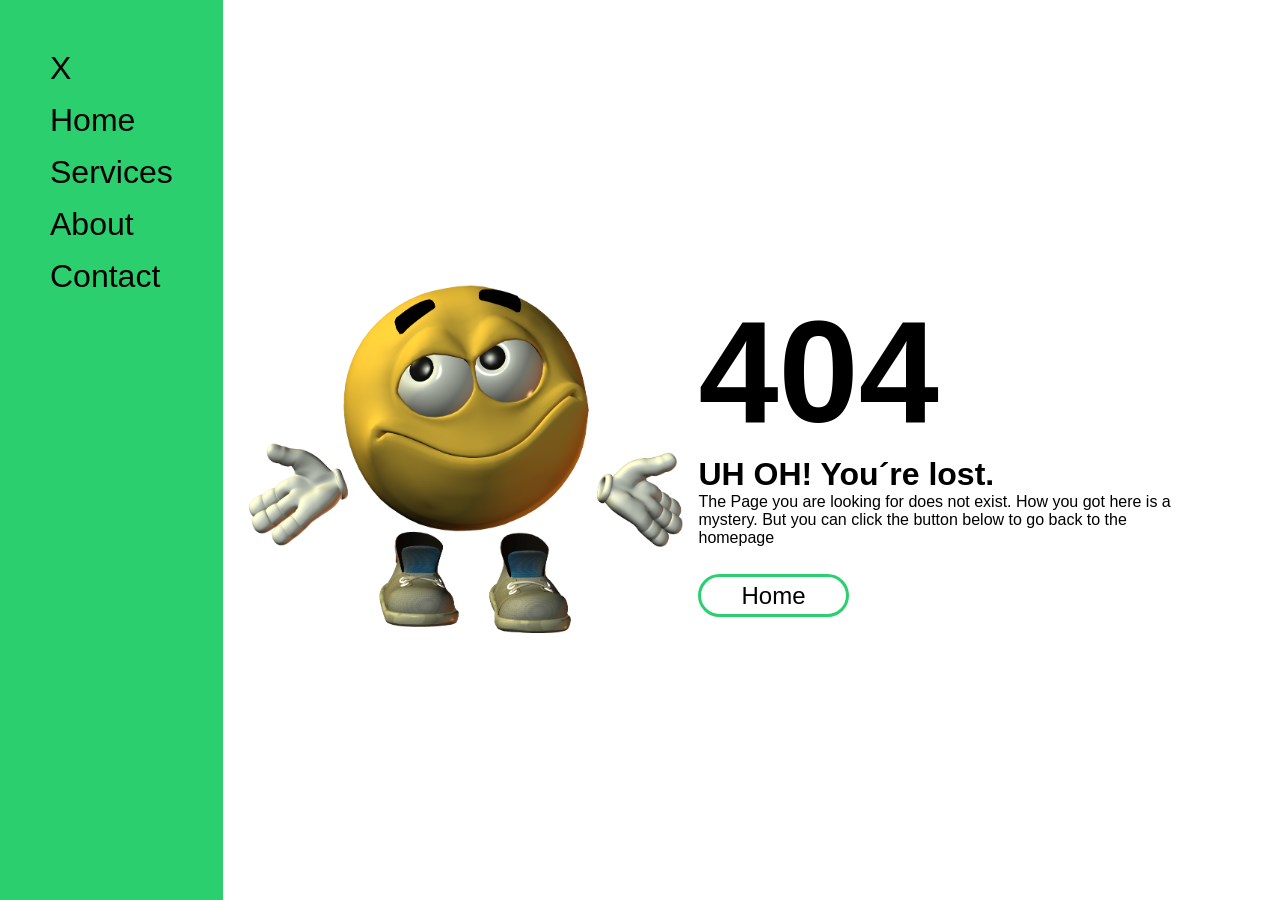
<file: 404/index.html>
<!DOCTYPE html>
<html lang="en">
<head>
    <meta charset="UTF-8">
    <meta http-equiv="X-UA-Compatible" content="IE=edge">
    <meta name="viewport" content="width=device-width, initial-scale=1.0">
    <link rel="stylesheet" href="style.css">
    <title>Document</title>
</head>
<body>
    <div class="container">
        <div class="sidebar">
            <a href="">X</a>
            <a href="">Home</a>
            <a href="">Services</a>
            <a href="">About</a>
            <a href="">Contact</a>
        </div>

        <div class="error">
            <img src="img/icon.png" alt="">
            <div class="info">
                <h1>404</h1>
                <h3>UH OH! You´re lost.</h3>
                <p>The Page you are looking for does not exist. How you got here is a mystery. But you can click the button below to go back to the homepage</p>
                <a href="" >Home</a>
            </div>
        </div>
    </div>
</body>
</html>
</file>
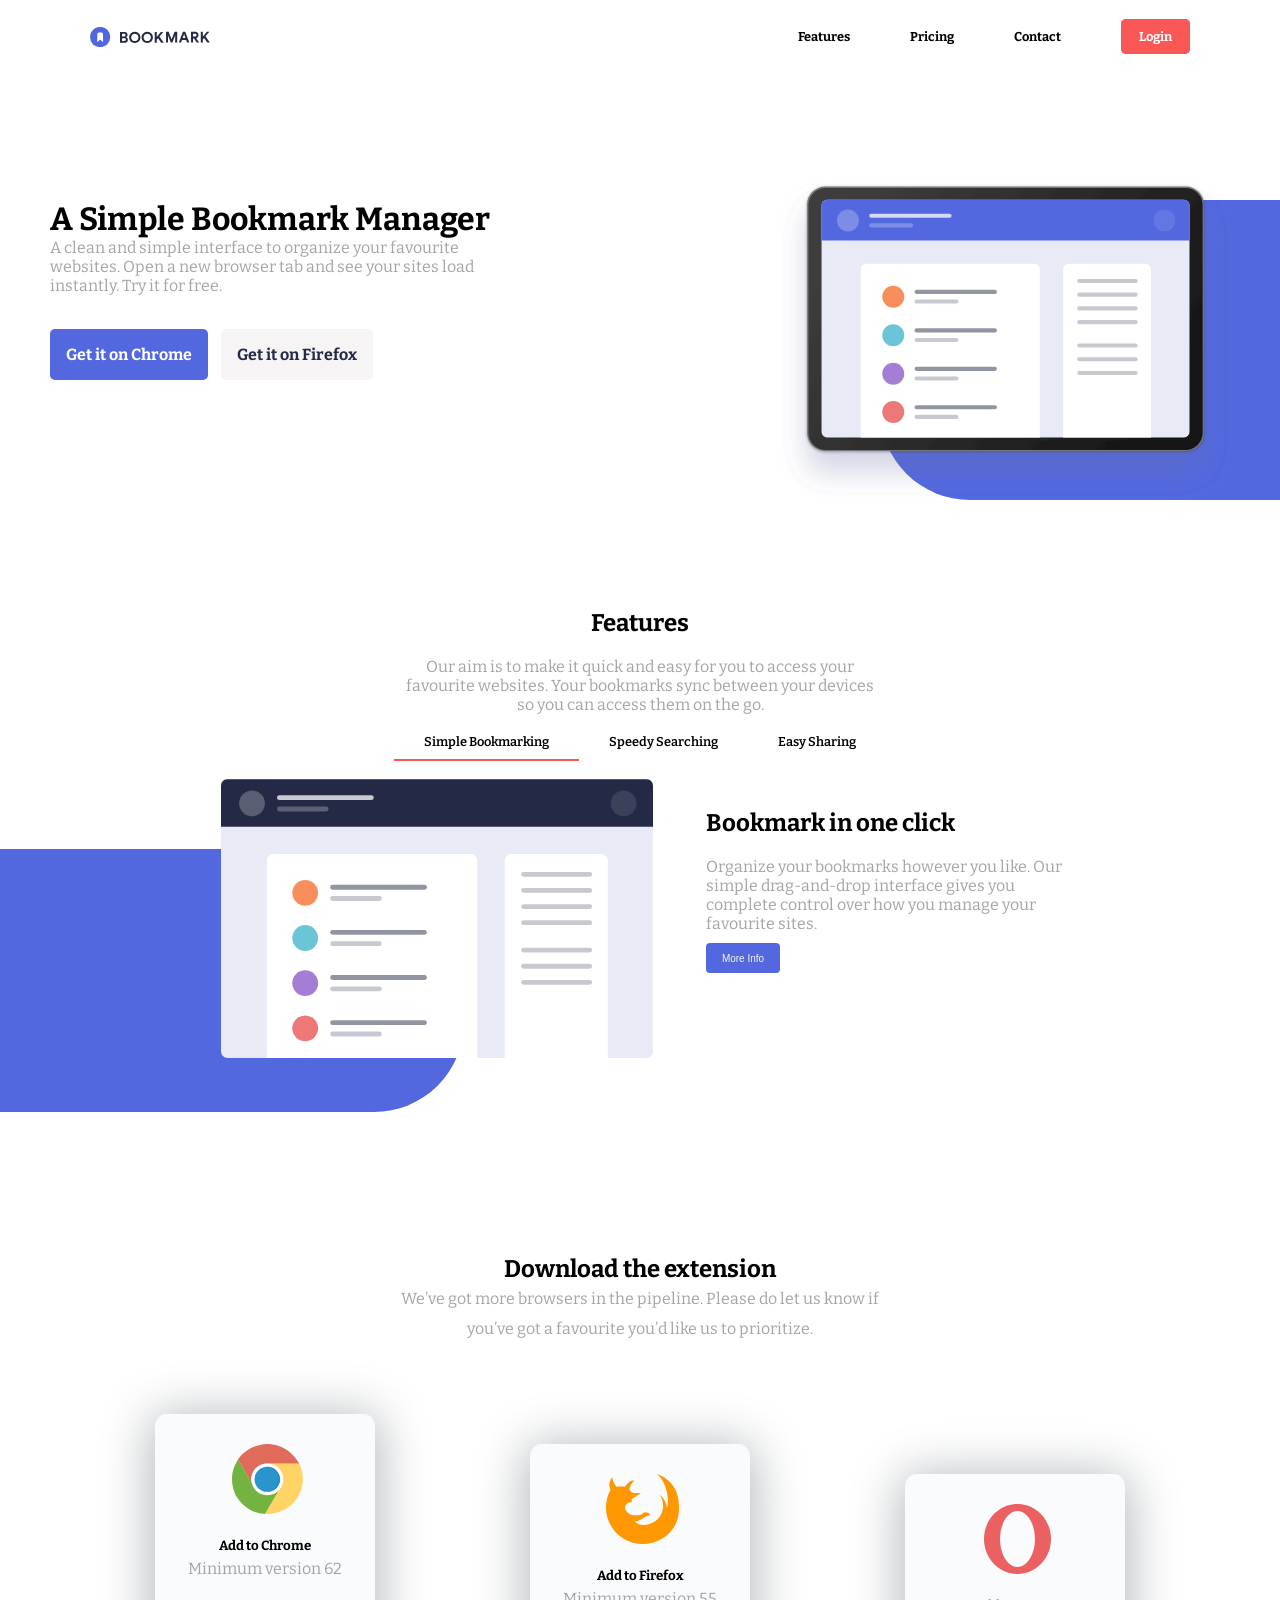
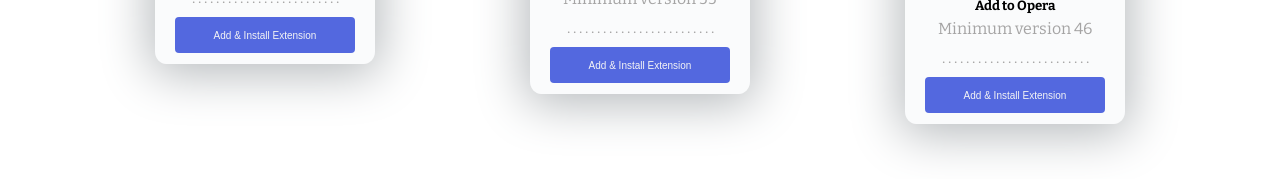
<file: BookMark/index.html>
<!DOCTYPE html>
<html lang="en">

<head>
  <meta charset="UTF-8">
  <meta name="viewport" content="width=device-width, initial-scale=1.0">
  <!-- displays site properly based on user's device -->
  <link rel="icon" type="image/png" sizes="32x32" href="./images/favicon-32x32.png">
  <title>Frontend Mentor | Bookmark landing page</title>
  <link rel="stylesheet" href="style.css">

  <!-- Feel free to remove these styles or customise in your own stylesheet 👍 -->
</head>

<body>
  <nav>
    <div class="container">
        <ul class="nav">
            <li><div class="logo"></div></li>
        </ul>
        <ul class="nav">
            <li><a href="">Features</a></a></li>
            <li><a href="">Pricing</a></li>
            <li><a href="">Contact</a></li>
            <li><a class="login" href="">Login</a></li>
        </ul>
    </div>
</nav>

<div class="section1">
    <div class="info">
        <h1>A Simple Bookmark Manager</h1>
        <p>
            A clean and simple interface to organize your favourite websites. Open a new 
            browser tab and see your sites load instantly. Try it for free.
        </p>
        <div class="botones">
            <a class="btn" href="">Get it on Chrome</a>
            <a class="btn2" href="">Get it on Firefox</a>
        </div>
    </div>
    <div class="derecha">
      <div class="img"></div>
      <div class="caja-azul"></div>
    </div>
</div>



  <section class="section-two">
    <div class="superior">
      <h2>Features</h2>
      <p>Our aim is to make it quick and easy for you to access your<br>
        favourite websites. Your bookmarks sync between your devices<br>
        so you can access them on the go.</p>
    </div>
    <div class="inferior">
      <div class="sidebar">
        <ul>
          <li><a class="sidebar1 active">Simple Bookmarking</a></li>
          <li><a class="sidebar2">Speedy Searching</a></li>
          <li><a class="sidebar3">Easy Sharing</a></li>
        </ul>
      </div>
      <div class="contenido contenido1">
        <div class="izquierda">
          <div class="img img1"></div>
          <div class="caja-azul"></div>
        </div>
        <div class="info">
          <h2>Bookmark in one click</h2>
          <p>Organize your bookmarks however you like. Our simple drag-and-drop interface
            gives you complete control over how you manage your favourite sites.</p>
          <button>More Info</button>
          </div>
          </div>
          <div class="contenido contenido2">
            <div class="izquierda">
              <div class="img img2"></div>
              <div class="caja-azul"></div>
            </div>
            <div class="info">
              <h2>Intelligent search</h2>
              <p>Our powerful search feature will help you find saved sites in no time at all.
                No need to trawl through all of your bookmarks.</p>
              <button>More Info</button>
            </div>
          </div>
          <div class="contenido contenido3">
            <div class="izquierda">
              <div class="img img3"></div>
              <div class="caja-azul"></div>
            </div>
            <div class="info">
              <h2>Share your bookmarks</h2>
              <p>Easily share your bookmarks and collections with others. Create a shareable
                link that you can send at the click of a button.</p>
              <button>More Info</button>
            </div>
          </div>
        </div>
      </div>
    </div>
  </section>

  <!-- Guille 3 -->
  <section class="section-3">
    <div class="top">
      <h2>Download the extension</h2>
      <p class="topTxt">
        We’ve got more browsers in the pipeline. Please do let us know if<br />
        you’ve got a favourite you’d like us to prioritize.
      </p>
    </div>
    <div class="cards">
      <div class="chrome">
        <img src="./images/logo-chrome.svg" alt="logo" class="img1">
        <h5>Add to Chrome</h5>
        <p>Minimum version 62</p>
        <p class="dottedLine">. . . . . . . . . . . . . . . . . . . . . . . . .</p>
        <button class="add">Add & Install Extension</button>
      </div>
      <div class="firefox">
        <img src="./images/logo-firefox.svg" alt="logo" class="img1">
        <h5>Add to Firefox</h5>
        <p>Minimum version 55</p>
        <p class="dottedLine">. . . . . . . . . . . . . . . . . . . . . . . . .</p>
        <button class="add">Add & Install Extension</button>
      </div>
      <div class="opera">
        <img src="./images/logo-opera.svg" alt="logo" class="img1">
        <h5>Add to Opera</h5>
        <p>Minimum version 46</p>
        <p class="dottedLine">. . . . . . . . . . . . . . . . . . . . . . . . .</p>
        <button class="add">Add & Install Extension</button>
      </div>
    </div>
  </section>
  <script src="main.js"></script>
</body>
</html>
</file>
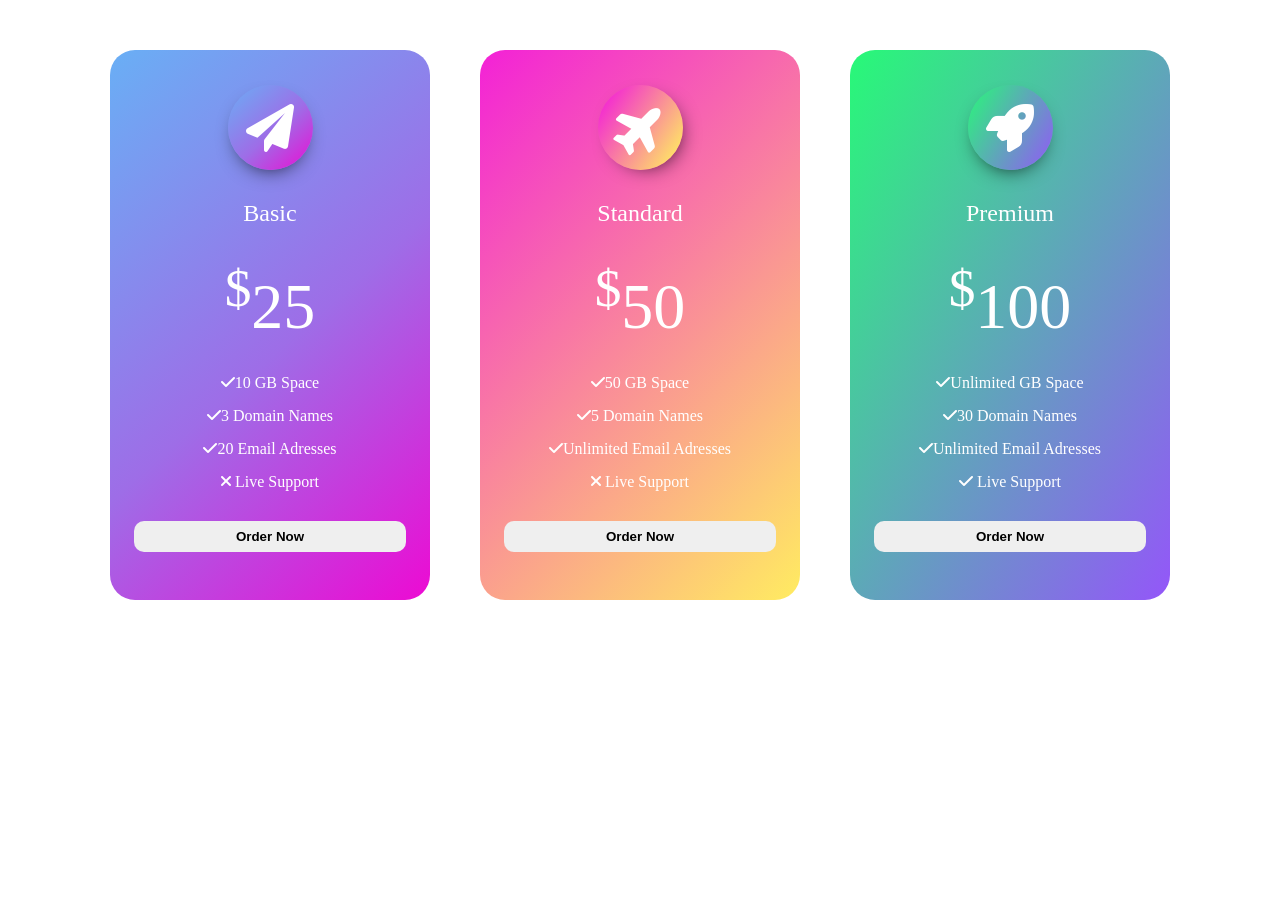
<file: Card-Flex-Four/index.html>
<!DOCTYPE html>
<html lang="en">

<head>
    <meta charset="UTF-8">
    <meta http-equiv="X-UA-Compatible" content="IE=edge">
    <meta name="viewport" content="width=device-width, initial-scale=1.0">
    <link rel="stylesheet" href="style.css">
    <link rel="stylesheet" href="https://cdnjs.cloudflare.com/ajax/libs/font-awesome/6.0.0-beta2/css/all.min.css">
    <title>Document</title>
</head>

<body>
    <div class="cards-container">

        <div class="card">
            <div class="icon">
                <i class="fas fa-paper-plane"></i>
            </div>
            <h2>Basic</h2>
            <h4><sup>$</sup>25</h4>
            <div class="info">
                <p><i class="fas fa-check"></i>10 GB Space</p>
                <p><i class="fas fa-check"></i>3 Domain Names</p>
                <p><i class="fas fa-check"></i>20 Email Adresses</p>
                <p><i class="fas fa-times"></i> Live Support</p>
            </div>
            <button>Order Now</button>
        </div>

        <div class="card cardtwo">
            <div class="icon icontwo">
                <i class="fas fa-plane"></i>
            </div>
            <h2>Standard</h2>
            <h4><sup>$</sup>50</h4>
            <div class="info">
                <p><i class="fas fa-check"></i>50 GB Space</p>
                <p><i class="fas fa-check"></i>5 Domain Names</p>
                <p><i class="fas fa-check"></i>Unlimited Email Adresses</p>
                <p><i class="fas fa-times"></i> Live Support</p>
            </div>
            <button>Order Now</button>
        </div>

        <div class="card cardthree">
            <div class="icon iconthree">
                <i class="fas fa-rocket"></i>
            </div>
            <h2>Premium</h2>
            <h4><sup>$</sup>100</h4>
            <div class="info">
                <p><i class="fas fa-check"></i>Unlimited GB Space</p>
                <p><i class="fas fa-check"></i>30 Domain Names</p>
                <p><i class="fas fa-check"></i>Unlimited Email Adresses</p>
                <p><i class="fas fa-check"></i> Live Support</p>
            </div>
            <button>Order Now</button>
        </div>
    </div>
</body>

</html>
</file>
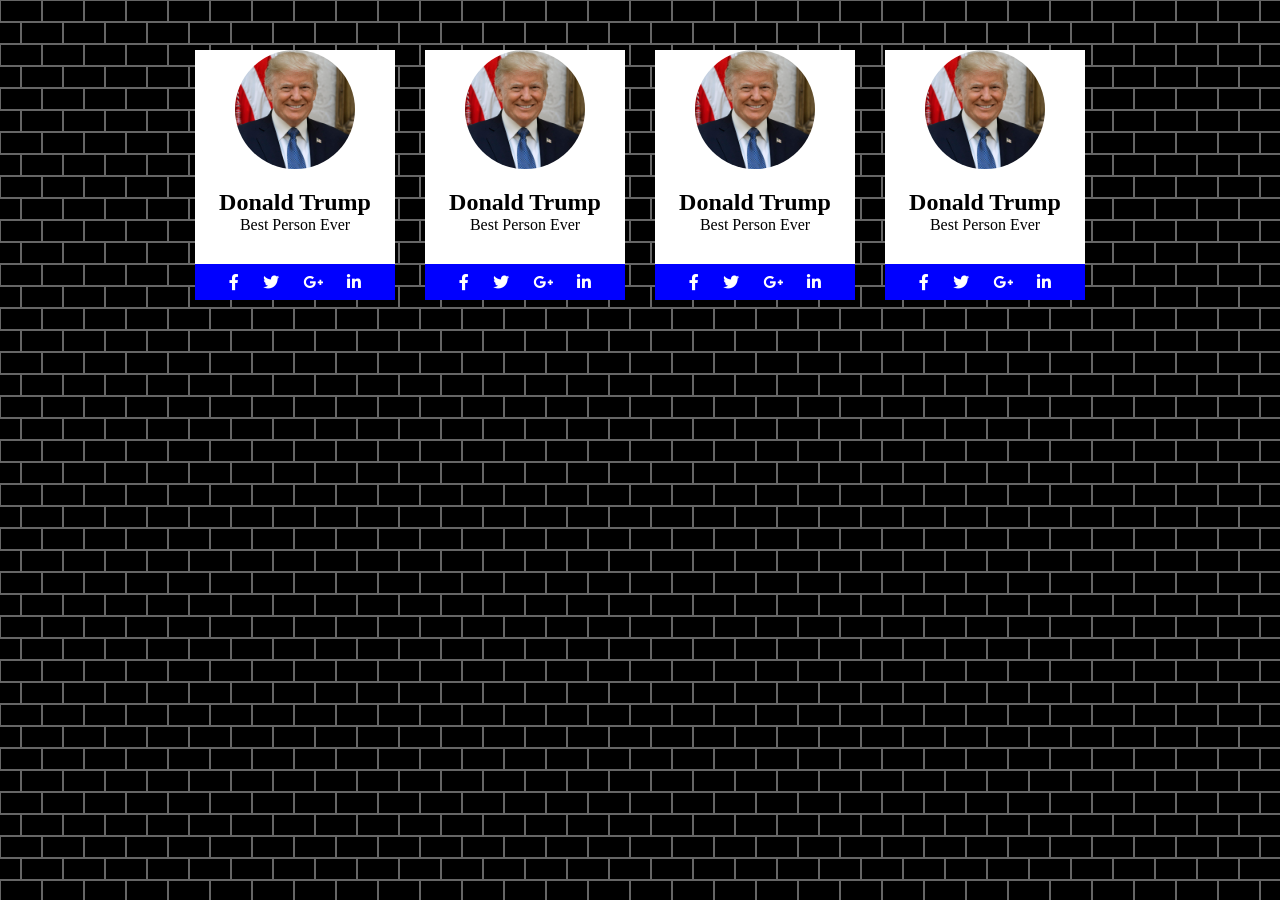
<file: Card-Flex-One/index.html>
<!DOCTYPE html>
<html lang="en">
<head>
    <meta charset="UTF-8">
    <meta http-equiv="X-UA-Compatible" content="IE=edge">
    <meta name="viewport" content="width=device-width, initial-scale=1.0">
    <link rel="stylesheet" href="style.css">
    <link rel="stylesheet" href="https://cdnjs.cloudflare.com/ajax/libs/font-awesome/5.14.0/css/all.min.css">
    <title>Document</title>
</head>
<body>
    <div class="cards-container">

        <div class="card">
            <div class="photo"></div>
            <div class="info">
                <h2>Donald Trump</h2>
                <p>Best Person Ever</p>
            </div>
            <div class="social-media">
                <i class="fab fa-facebook-f"></i>
                <i class="fab fa-twitter"></i>
                <i class="fab fa-google-plus-g"></i>
                <i class="fab fa-linkedin-in"></i>
            </div>
        </div>
        
        <div class="card">
            <div class="photo"></div>
            <div class="info">
                <h2>Donald Trump</h2>
                <p>Best Person Ever</p>
            </div>
            <div class="social-media">
                <i class="fab fa-facebook-f"></i>
                <i class="fab fa-twitter"></i>
                <i class="fab fa-google-plus-g"></i>
                <i class="fab fa-linkedin-in"></i>
            </div>
        </div>

        <div class="card">
            <div class="photo"></div>
            <div class="info">
                <h2>Donald Trump</h2>
                <p>Best Person Ever</p>
            </div>
            <div class="social-media">
                <i class="fab fa-facebook-f"></i>
                <i class="fab fa-twitter"></i>
                <i class="fab fa-google-plus-g"></i>
                <i class="fab fa-linkedin-in"></i>
            </div>
        </div>

        <div class="card">
            <div class="photo"></div>
            <div class="info">
                <h2>Donald Trump</h2>
                <p>Best Person Ever</p>
            </div>
            <div class="social-media">
                <i class="fab fa-facebook-f"></i>
                <i class="fab fa-twitter"></i>
                <i class="fab fa-google-plus-g"></i>
                <i class="fab fa-linkedin-in"></i>
            </div>
        </div>
    </div>
</body>
</html>
</file>
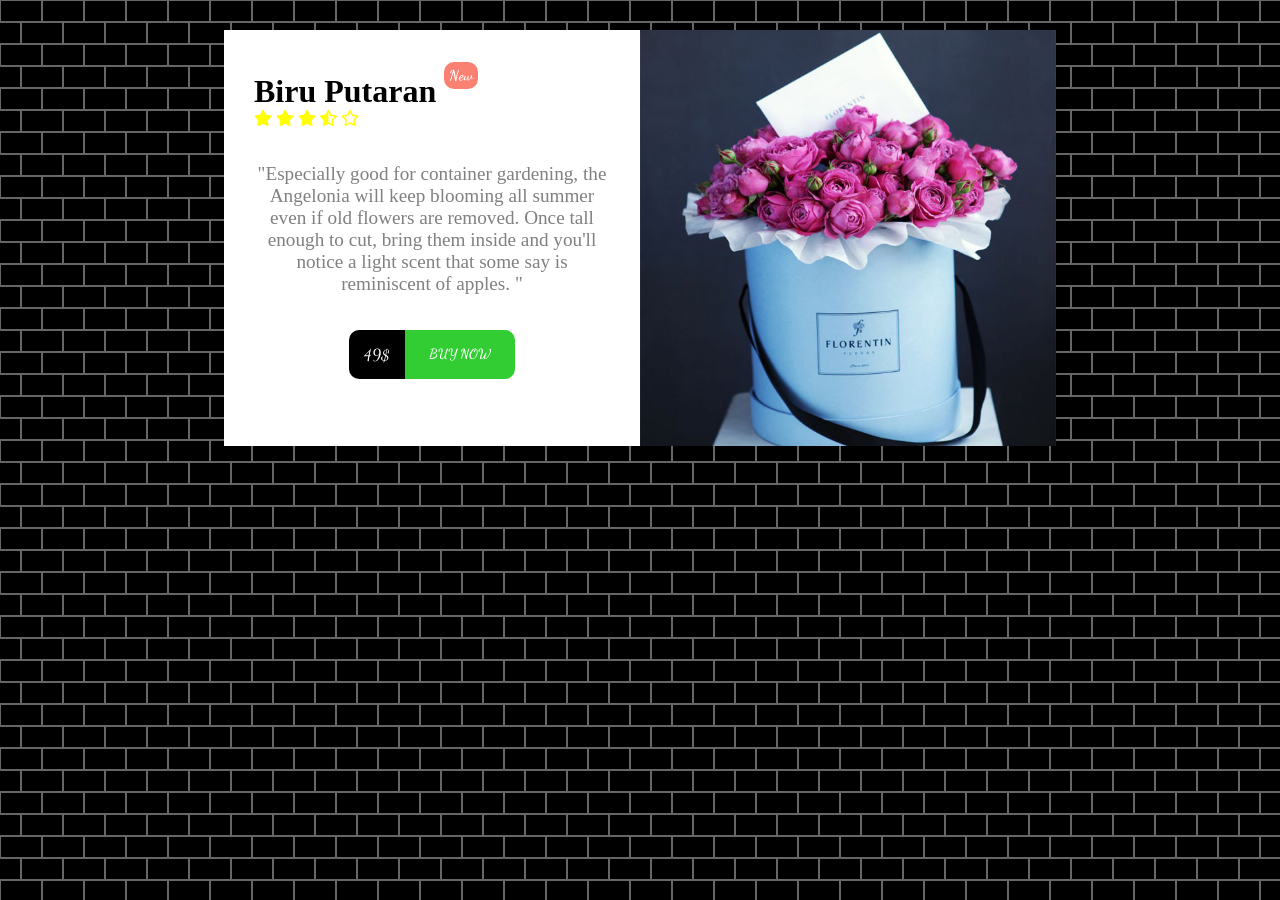
<file: Card-Flex-Three/index.html>
<!DOCTYPE html>
<html lang="en">
<head>
    <meta charset="UTF-8">
    <meta http-equiv="X-UA-Compatible" content="IE=edge">
    <meta name="viewport" content="width=device-width, initial-scale=1.0">
    <link rel="stylesheet" href="style.css">
    <link rel="stylesheet" href="https://cdnjs.cloudflare.com/ajax/libs/font-awesome/5.14.0/css/all.min.css">
    <title>Document</title>
</head>
<body>
    <div class="container">
        <div class="info">
            <div class="title">
                <h1>Biru Putaran <sup><sup><span>New</span></sup></sup></h1>
                <div class="stars">
                    <i class="fas fa-star"></i>
                    <i class="fas fa-star"></i>
                    <i class="fas fa-star"></i>
                    <i class="fas fa-star-half-alt"></i>
                    <i class="far fa-star"></i>
                </div>
            </div>
            <p>"Especially good for container gardening, the Angelonia will keep blooming all summer even if old flowers are removed. Once tall enough to cut, bring them inside and you'll notice a light scent that some say is reminiscent of apples. "</p>
            <div class="price">
                <span>49$</span>
                <button>BUY NOW</button>
            </div>
        </div>
        <img src="img\HTB1Cic9HFXXXXbZXpXXq6xXFXXX3.jpg" alt="">
    </div>    
</body>
</html>
</file>
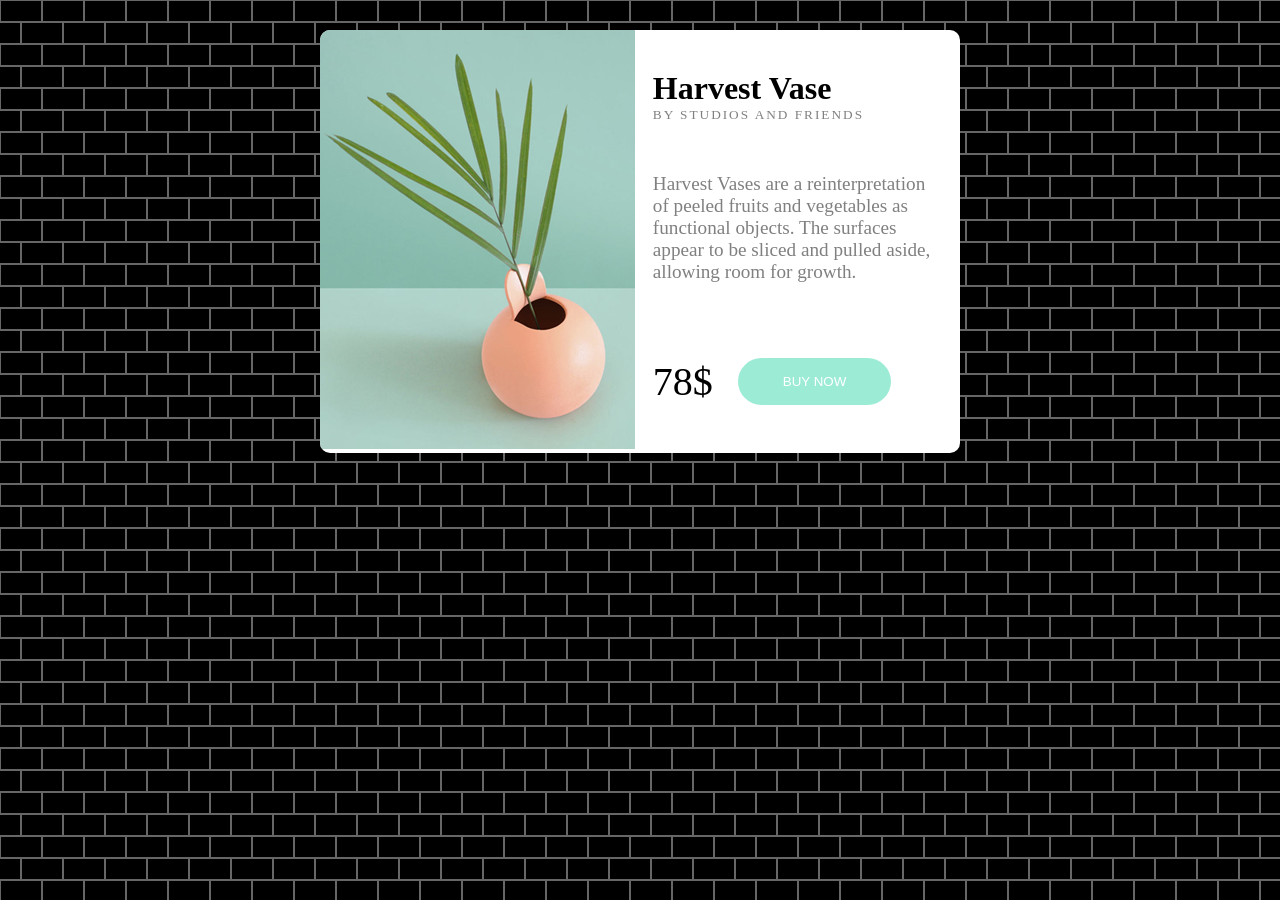
<file: Card-Flex-Two/index.html>
<!DOCTYPE html>
<html lang="en">
<head>
    <meta charset="UTF-8">
    <meta http-equiv="X-UA-Compatible" content="IE=edge">
    <meta name="viewport" content="width=device-width, initial-scale=1.0">
    <link rel="stylesheet" href="style.css">
    <title>Document</title>
</head>
<body>
    <div class="container">
        <img src="img\product-img — копия.png" alt="">
        <div class="info">
            <div class="title">
                <h1>Harvest Vase</h1>
                <h5>BY STUDIOS AND FRIENDS</h5>
            </div>
            <p>Harvest Vases are a reinterpretation of peeled fruits and vegetables as functional objects. The surfaces appear to be sliced and pulled aside, allowing room for growth.</p>
            <div class="price">
                <span>78$</span>
                <button>BUY NOW</button>
            </div>
        </div>
    </div>
</body>
</html>
</file>
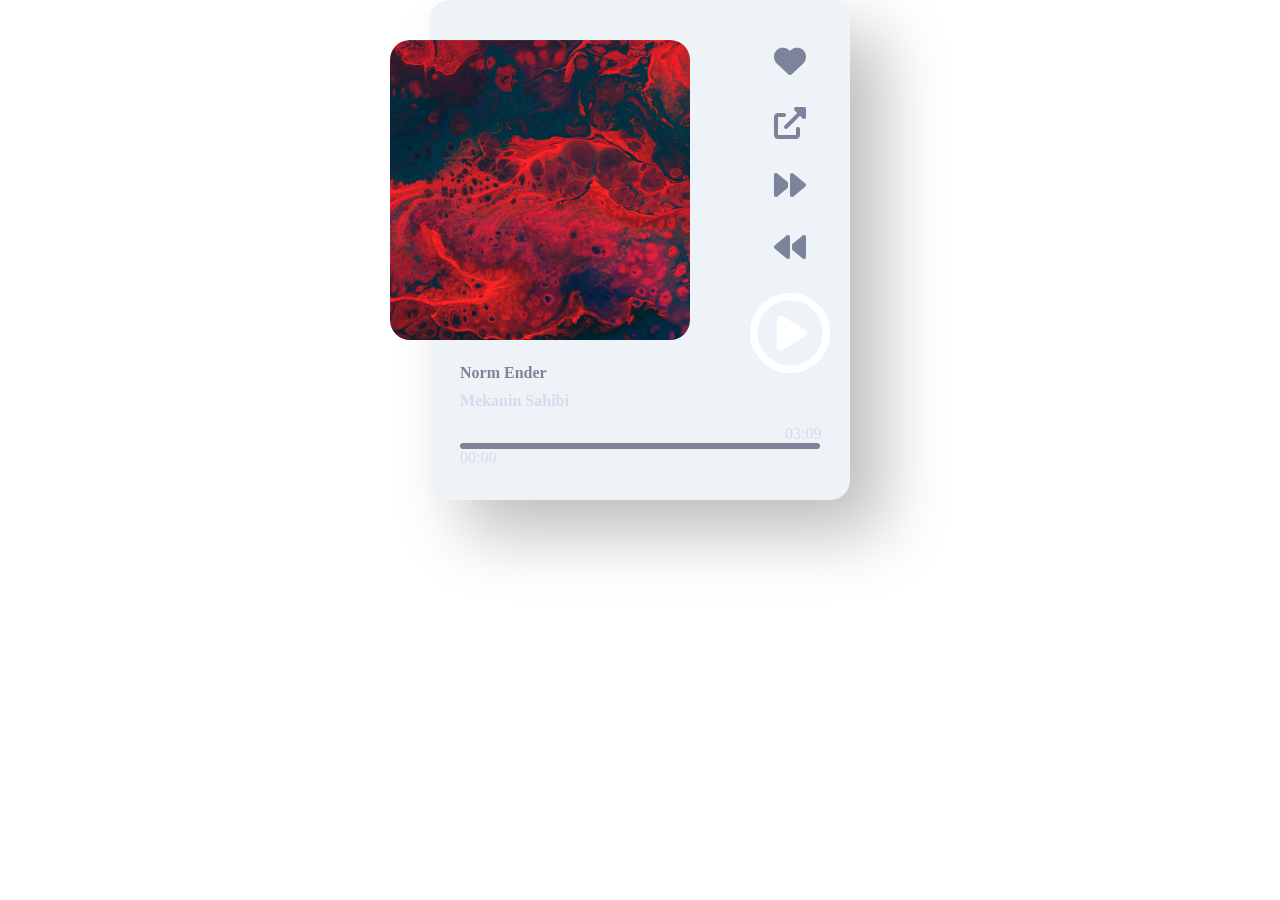
<file: Card-Music-Two/index.html>
<!DOCTYPE html>
<html lang="en">
<head>
    <meta charset="UTF-8">
    <meta http-equiv="X-UA-Compatible" content="IE=edge">
    <meta name="viewport" content="width=device-width, initial-scale=1.0">
    <link rel="stylesheet" href="style.css">
    <link rel="stylesheet" href="https://cdnjs.cloudflare.com/ajax/libs/font-awesome/6.0.0-beta2/css/all.min.css">
    <title>Document</title>
</head>
<body>
    <div class="container">
        <img src="img/1.jpg" alt="">
        <div class="controls">
            <i id="like" class="fas fa-heart fa-2x"></i>
            <i class="fas fa-external-link-alt fa-2x"></i>
            <i class="fas fa-forward fa-2x"></i>
            <i class="fas fa-backward fa-2x"></i>
            <i id="play" class="far fa-play-circle fa-5x"></i>
        </div>
        <div class="info">
            <h4 class="autor">Norm Ender</h4>
            <h4 class="song">Mekanin Sahibi</h4>
            <div class="song-duration">
                <p class="initial">03:09</p>
                <hr>
                <p class="final">00:00</p>
            </div>
        </div>
    </div>




    <script src="main.js"></script>
</body>
</html>
</file>
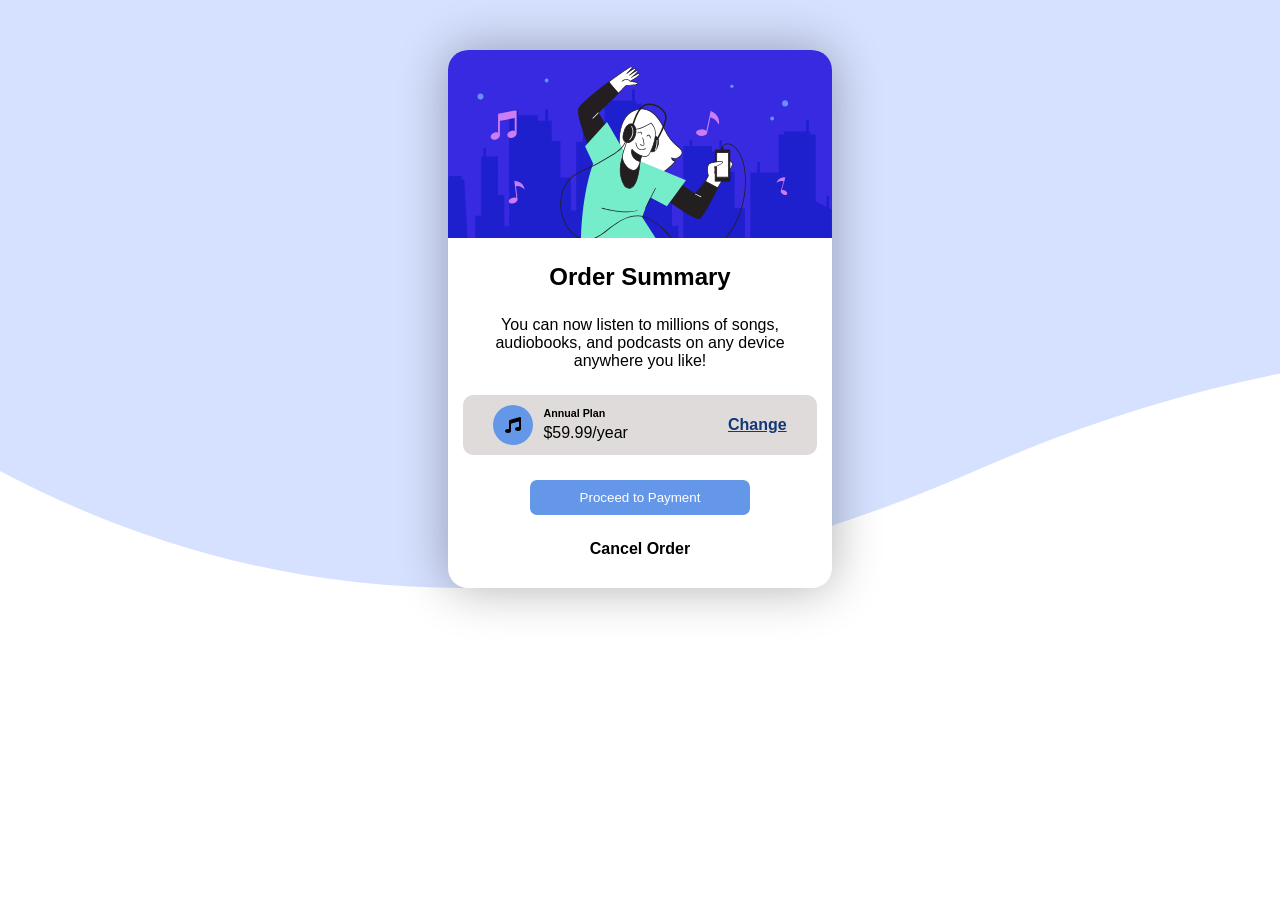
<file: Card-Music/index.html>
<!DOCTYPE html>
<html lang="en">
<head>
    <meta charset="UTF-8">
    <meta http-equiv="X-UA-Compatible" content="IE=edge">
    <meta name="viewport" content="width=device-width, initial-scale=1.0">
    <link rel="stylesheet" href="style.css">
    <link rel="stylesheet" href="https://cdnjs.cloudflare.com/ajax/libs/font-awesome/5.14.0/css/all.min.css">
    <title>Document</title>
</head>
<body>
    <div class="container">
        <img class="icon" id="img" src="img/illustration-hero.svg" alt="">
        <div class="info">
            <h2>Order Summary</h2>
            <p class="p">You can now listen to millions of songs, audiobooks, and podcasts on any device anywhere you like!</p>
            <div class="plan">
                <div class="info-plan">
                    <i class="fas fa-music"></i>
                    <div class="price">
                        <h6>Annual Plan</h6>
                        <p>$59.99/year</p>
                    </div>
                </div>
                <a href="">Change</a>
            </div>
            <button>Proceed to Payment</button>
            <a class="btn-cancel" href="">Cancel Order</a>
        </div>
    </div>
</body>
</html>
</file>
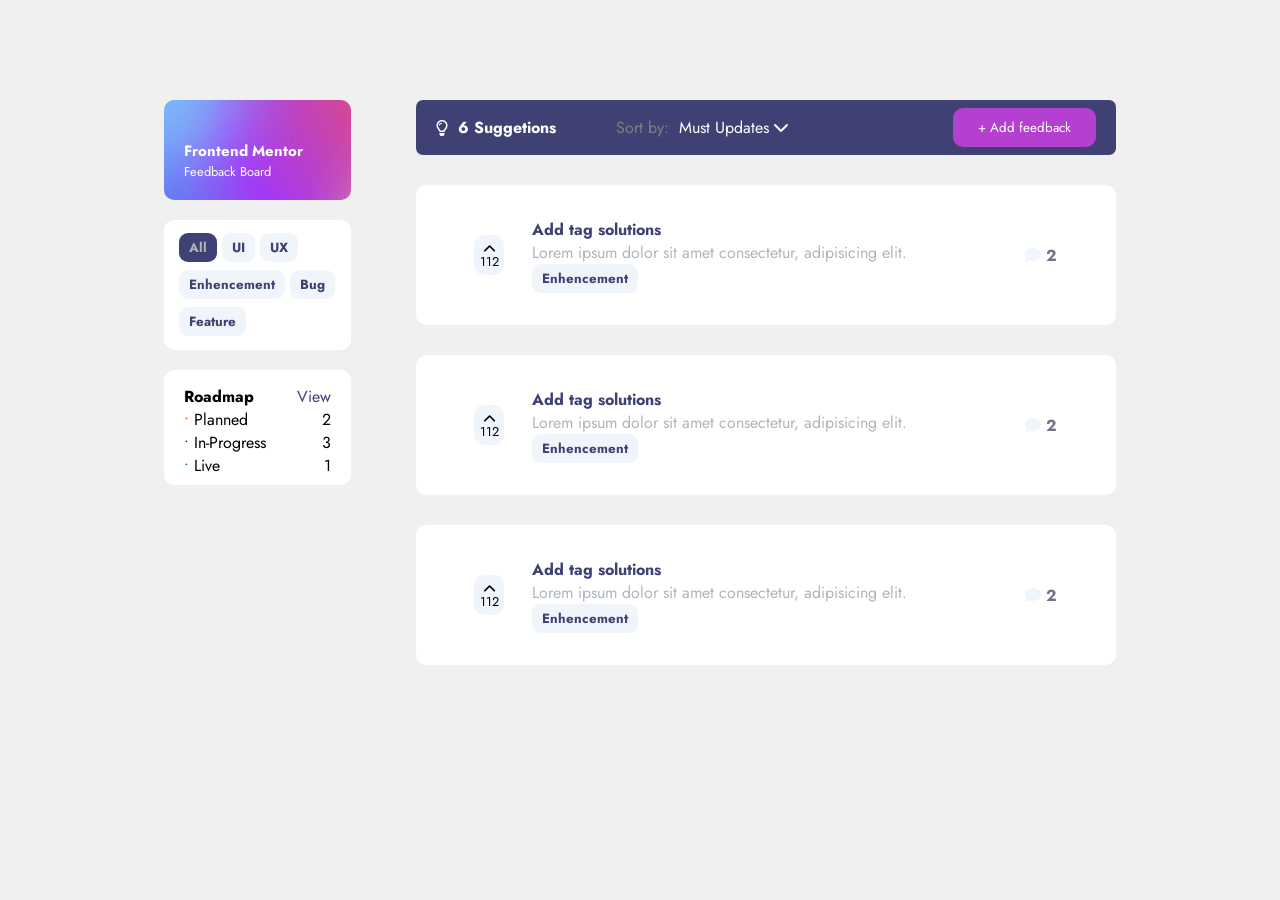
<file: Feedback-Mentor/index.html>
<!DOCTYPE html>
<html lang="en">

<head>
    <meta charset="UTF-8">
    <meta http-equiv="X-UA-Compatible" content="IE=edge">
    <meta name="viewport" content="width=device-width, initial-scale=1.0">
    <link rel="stylesheet" href="style.css">
    <link rel="stylesheet" href="https://cdnjs.cloudflare.com/ajax/libs/font-awesome/6.0.0-beta3/css/all.min.css">
    <title>Document</title>
</head>

<body>
    <main>
        <div class="cards-container">
            <div class="card1">
                <div class="info">
                    <h3>Frontend Mentor</h3>
                    <p>Feedback Board</p>
                    <button onclick="showCards()" class="fas fa-bars" id="hamburger"></button>
                </div>
            </div>
            <div id="card2" class="card2">
                <button class="active">All</button>
                <button>UI</button>
                <button>UX</button>
                <button>Enhencement</button>
                <button>Bug</button>
                <button>Feature</button>
            </div>
            <div id="card" class="card3">
                <div class="col1">
                    <h4>Roadmap</h4>
                    <p><span class="orange">&#8226</span> Planned</p>
                    <p><span class="purple">&#8226</span> In-Progress</p>
                    <p><span class="green">&#8226</span> Live</p>
                </div>
                <div class="col2">
                    <a href="">View</a>
                    <p>2</p>
                    <p>3</p>
                    <p>1</p>
                </div>
            </div>
        </div>


        <section class="main">
            <div class="nav">
                <div class="nav-content">
                    <i class="far fa-lightbulb"></i>
                    <h4>6 Suggetions</h4>
                    <p>Sort by:</p><span>Must Updates <i class="fas fa-chevron-down"></i></span>
                </div>
                <button>+ Add feedback</button>
            </div>
            <div class="container-comments">
                <a href="inner.html">
                    <div class="comment">
                        <div class="like">
                            <i class="fas fa-chevron-up"></i>
                            <p>112</p>
                        </div>
                        <div class="info">
                            <h4>Add tag solutions</h4>
                            <p>Lorem ipsum dolor sit amet consectetur, adipisicing elit.</p>
                            <button>Enhencement</button>
                        </div>
                        <div class="answer">
                            <i class="fas fa-comment"></i><span> 2</span>
                        </div>
                    </div>
                </a>
                
                <a href="inner.html">
                    <div class="comment">
                        <div class="like">
                            <i class="fas fa-chevron-up"></i>
                            <p>112</p>
                        </div>
                        <div class="info">
                            <h4>Add tag solutions</h4>
                            <p>Lorem ipsum dolor sit amet consectetur, adipisicing elit.</p>
                            <button>Enhencement</button>
                        </div>
                        <div class="answer">
                            <i class="fas fa-comment"></i><span> 2</span>
                        </div>
                    </div>
                </a>
                
                <a href="inner.html">
                    <div class="comment">
                        <div class="like">
                            <i class="fas fa-chevron-up"></i>
                            <p>112</p>
                        </div>
                        <div class="info">
                            <h4>Add tag solutions</h4>
                            <p>Lorem ipsum dolor sit amet consectetur, adipisicing elit.</p>
                            <button>Enhencement</button>
                        </div>
                        <div class="answer">
                            <i class="fas fa-comment"></i><span> 2</span>
                        </div>
                    </div>
                </a>
        </section>
        <script src="main.js"></script>
    </main>
</body>

</html>
</file>
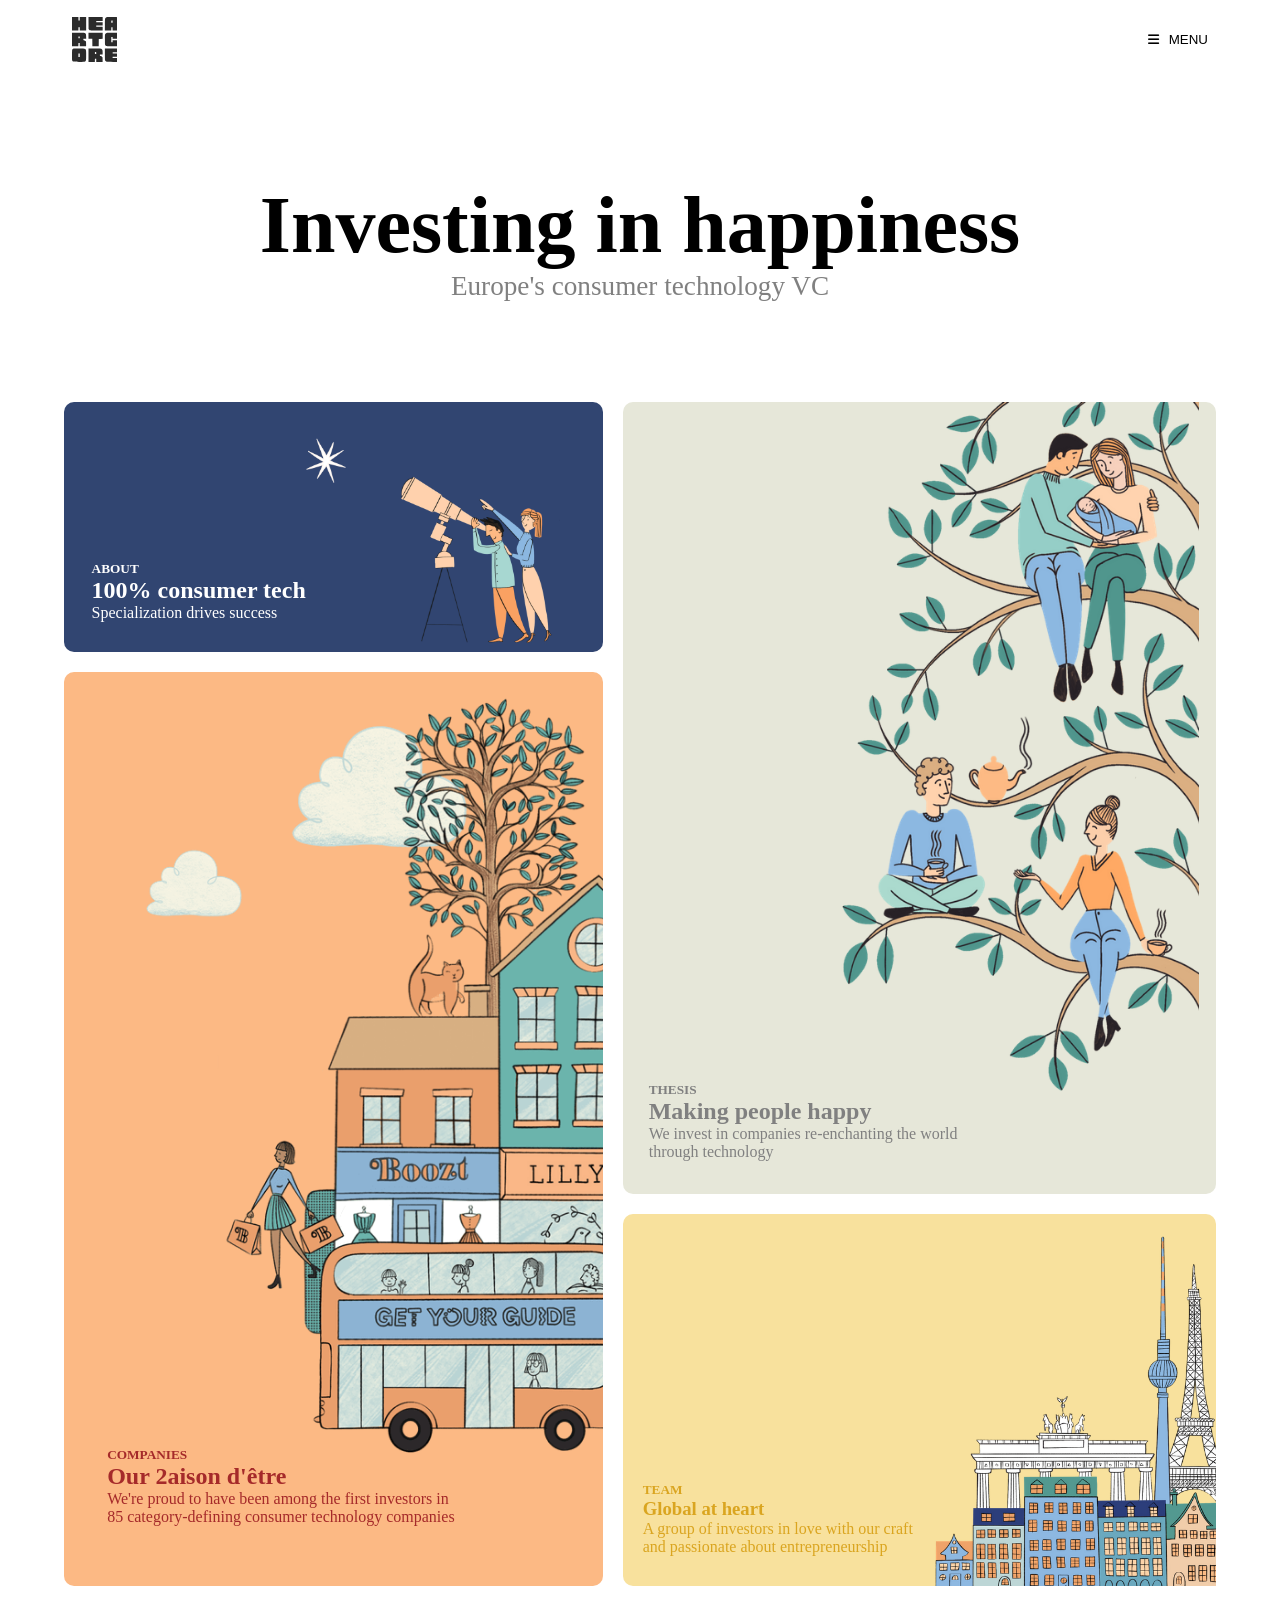
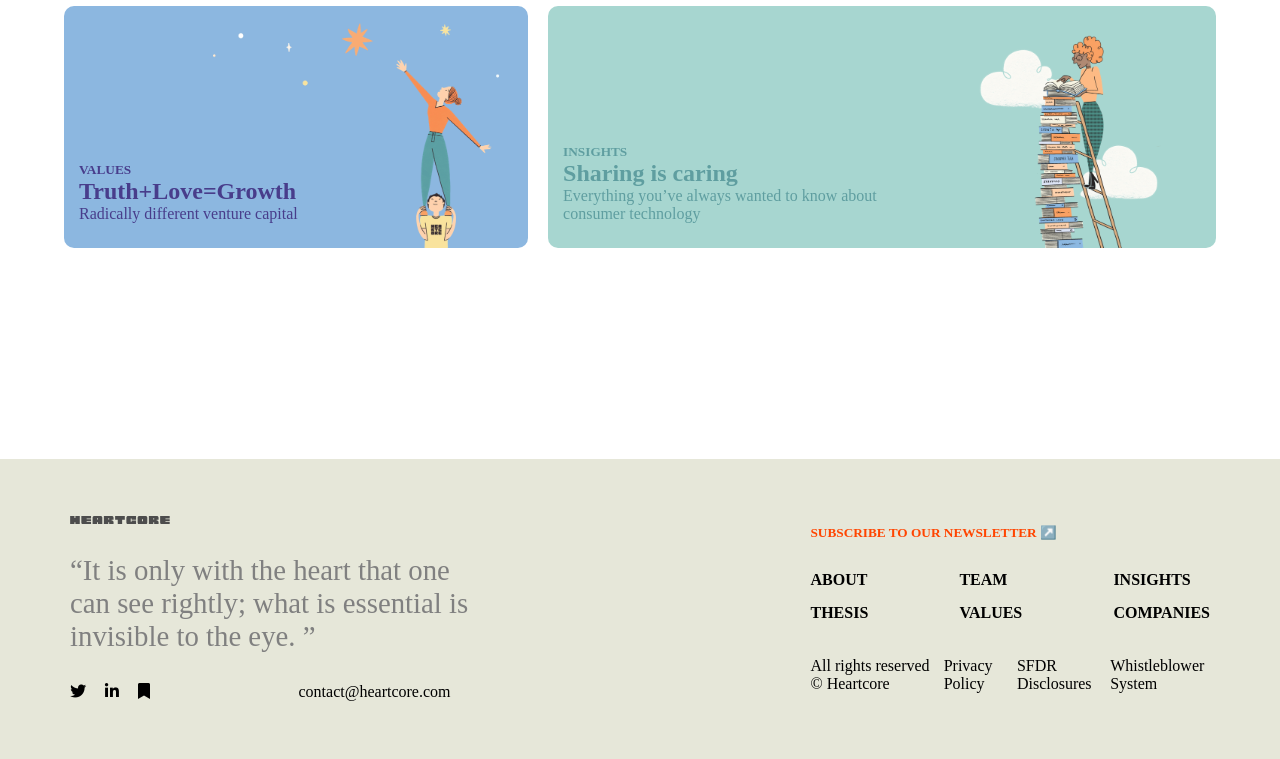
<file: Heartcore-Clone/index.html>
<!DOCTYPE html>
<html lang="en">
<head>
    <meta charset="UTF-8">
    <meta http-equiv="X-UA-Compatible" content="IE=edge">
    <meta name="viewport" content="width=device-width, initial-scale=1.0">
    <link rel="stylesheet" href="style.css">
    <link rel="stylesheet" href="https://cdnjs.cloudflare.com/ajax/libs/font-awesome/6.0.0-beta3/css/all.min.css">
    <title>Document</title>
</head>
<body>
    <nav id="nav">
        <div class="container">
            <ul class="nav">
                <li><div class="logo"></div></li>
            </ul>
            <ul class="nav">
                <li><i id="hamburger" class="fas fa-bars"></i><button id="button" onclick="showMenu()">MENU</button></li>
            </ul>
        </div>
        <div id="menu" class="menu">
            <div class="menu-links">
                <a href="">ABOUT</a>
                <a href="">THESIS</a>
                <a href="">COMPANIES</a>
                <a href="">TEAM</a>
                <a href="">VALUES</a>
                <a href="">INSIGHTS</a>
            </div>
            <div class="social-media">
                <i class="fab fa-twitter"></i>
                <i class="fab fa-linkedin-in"></i>
                <i class="fas fa-bookmark"></i>
            </div>
        </div>
    </nav>

    <main id="main">
        <div class="title">
            <h1>Investing in happiness</h1>
            <p>Europe's consumer technology VC</p>
        </div>
        <div class="img-container">
            <div class="img1">
                <div class="info">
                    <h5>ABOUT</h5>
                    <h2>100% consumer tech</h2>
                    <p>Specialization drives success</p>
                </div>
                <img src="img/img1.png" alt="">
            </div>
            <div class="img2">
                <img src="img/img2.png" alt="">
                <div class="info">
                    <h5>THESIS</h5>
                    <h2>Making people happy</h2>
                    <p>We invest in companies re-enchanting the world through technology</p>
                </div>
            </div>
            <div class="img3">
                <img src="img/img3.png" alt="">
                <div class="info">
                    <h5>COMPANIES</h5>
                    <h2>Our 2aison d'être</h2>
                    <p>We're proud to have been among the first investors in 85 category-defining consumer technology companies</p>
                </div>
            </div>
            <div class="img4">
                <div class="info">
                    <h5>TEAM</h5>
                    <h3>Global at heart</h3>
                    <p>A group of investors in love with our craft and passionate about entrepreneurship</p>
                </div>
                <img src="img/img4.png" alt="">
            </div>
            <div class="img5">
                <div class="info">
                    <h5>VALUES</h5>
                    <h2>Truth+Love=Growth</h2>
                    <p>Radically different venture capital</p>
                </div>
                <img src="img/img5.png" alt="">
            </div>
            <div class="img6">
                <div class="info">
                    <h5>INSIGHTS</h5>
                    <h2>Sharing is caring</h2>
                    <p>Everything you’ve always wanted to know about consumer technology</p>
                </div>
                <img src="img/img6.png" alt="">
            </div>
        </div>
    </main>

    <footer id="footer">
        <div class="col1">
            <div class="logo2"></div>
            <p>“It is only with the heart that one can see rightly; what is essential is invisible to the eye. ”</p>
            <div class="contact">
                <div class="social-media">
                    <i class="fab fa-twitter"></i>
                    <i class="fab fa-linkedin-in"></i>
                    <i class="fas fa-bookmark"></i>
                </div>
                <a href="">contact@heartcore.com</a>
            </div>
        </div>

        <div class="col2">
            <h5>SUBSCRIBE TO OUR NEWSLETTER ↗️</h5>
            <div class="sub-col">
                <div class="col1">
                    <a href="">ABOUT</a>
                    <a href="">THESIS</a>
                </div>

                <div class="col2">
                    <a href="">TEAM</a>
                    <a href="">VALUES</a>
                </div>

                <div class="col3">
                    <a href="">INSIGHTS</a>
                    <a href="">COMPANIES</a>
                </div>
            </div>
            <div class="extras">
                <a class="extra1" href="">All rights reserved © Heartcore</a>
                <a class="extra2" href="">Privacy Policy</a>
                <a class="extra3" href="">SFDR Disclosures</a>
                <a class="extra4" href="">Whistleblower System</a>
            </div>
        </div>

    </footer>
    <script src="main.js"></script>
</body>
</html>
</file>
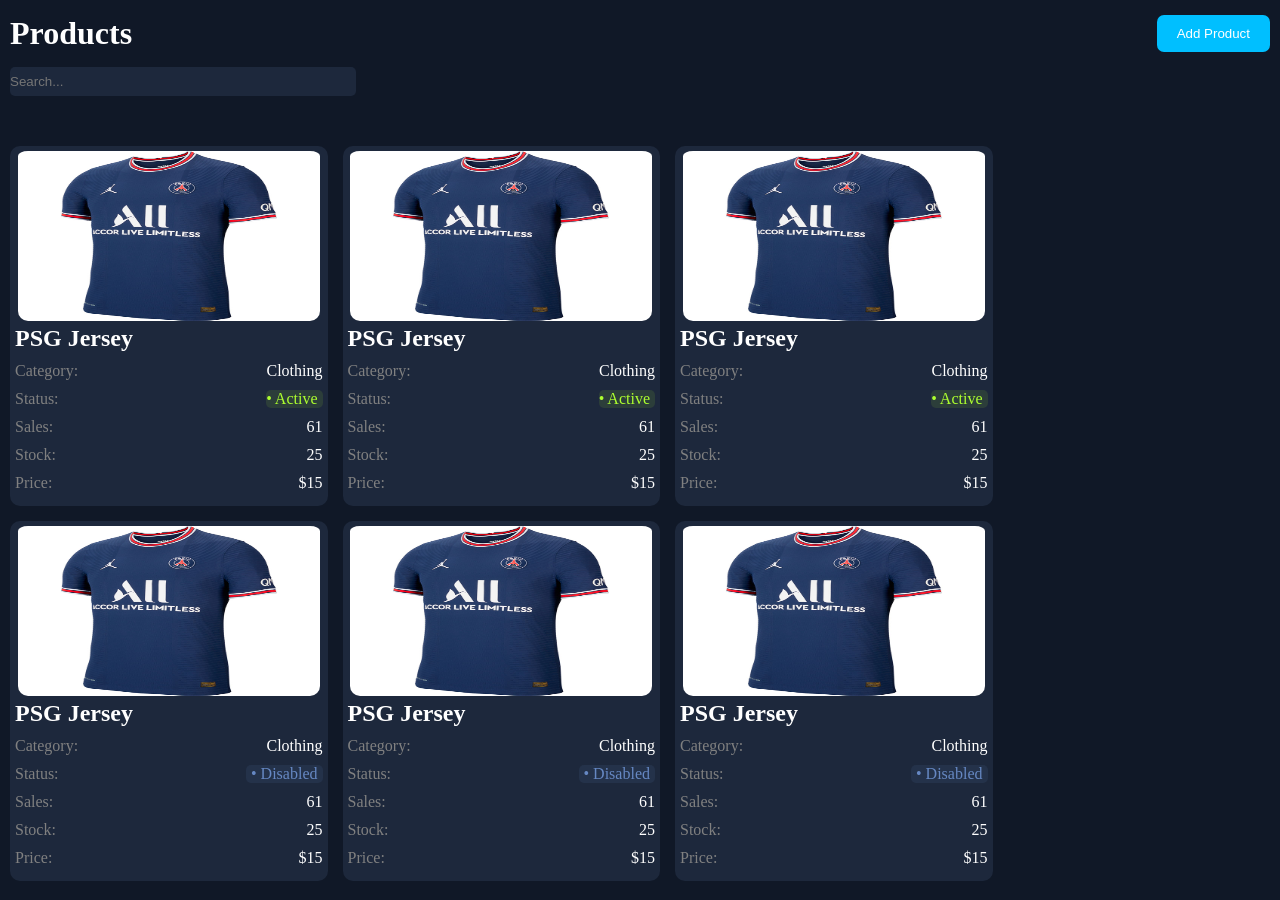
<file: Landing-Shop/index.html>
<!DOCTYPE html>
<html lang="en">

<head>
    <meta charset="UTF-8">
    <meta http-equiv="X-UA-Compatible" content="IE=edge">
    <meta name="viewport" content="width=device-width, initial-scale=1.0">
    <link rel="stylesheet" href="style.css">
    <title>Document</title>
</head>

<body>
    <div class="nav">
        <h1>Products</h1>
        <button>Add Product</button>
    </div>
    <input type="search" placeholder="Search...">
    <div class="cards-container">

        <div class="card">
            <img src="img/psg-2021-22-jordan-home-kit-1.jpg" alt="">
            <h2>PSG Jersey</h2>
            <div class="cols">
                <div class="col1">
                    <p>Category:</p>
                    <p>Status:</p>
                    <p>Sales:</p>
                    <p>Stock:</p>
                    <p>Price:</p>
                </div>
                <div class="col2">
                    <p>Clothing</p>
                    <p class="active">&#8226 Active</p>
                    <p>61</p>
                    <p>25</p>
                    <p>$15</p>
                </div>
            </div>
        </div>

        <div class="card">
            <img src="img/psg-2021-22-jordan-home-kit-1.jpg" alt="">
            <h2>PSG Jersey</h2>
            <div class="cols">
                <div class="col1">
                    <p>Category:</p>
                    <p>Status:</p>
                    <p>Sales:</p>
                    <p>Stock:</p>
                    <p>Price:</p>
                </div>
                <div class="col2">
                    <p>Clothing</p>
                    <p class="active">&#8226 Active</p>
                    <p>61</p>
                    <p>25</p>
                    <p>$15</p>
                </div>
            </div>
        </div>

        <div class="card">
            <img src="img/psg-2021-22-jordan-home-kit-1.jpg" alt="">
            <h2>PSG Jersey</h2>
            <div class="cols">
                <div class="col1">
                    <p>Category:</p>
                    <p>Status:</p>
                    <p>Sales:</p>
                    <p>Stock:</p>
                    <p>Price:</p>
                </div>
                <div class="col2">
                    <p>Clothing</p>
                    <p class="active">&#8226 Active</p>
                    <p>61</p>
                    <p>25</p>
                    <p>$15</p>
                </div>
            </div>
        </div>

        <div class="card">
            <img src="img/psg-2021-22-jordan-home-kit-1.jpg" alt="">
            <h2>PSG Jersey</h2>
            <div class="cols">
                <div class="col1">
                    <p>Category:</p>
                    <p>Status:</p>
                    <p>Sales:</p>
                    <p>Stock:</p>
                    <p>Price:</p>
                </div>
                <div class="col2">
                    <p>Clothing</p>
                    <p class="disabled">&#8226 Disabled</p>
                    <p>61</p>
                    <p>25</p>
                    <p>$15</p>
                </div>
            </div>
        </div>

        <div class="card">
            <img src="img/psg-2021-22-jordan-home-kit-1.jpg" alt="">
            <h2>PSG Jersey</h2>
            <div class="cols">
                <div class="col1">
                    <p>Category:</p>
                    <p>Status:</p>
                    <p>Sales:</p>
                    <p>Stock:</p>
                    <p>Price:</p>
                </div>
                <div class="col2">
                    <p>Clothing</p>
                    <p class="disabled">&#8226 Disabled</p>
                    <p>61</p>
                    <p>25</p>
                    <p>$15</p>
                </div>
            </div>
        </div>

        <div class="card">
            <img src="img/psg-2021-22-jordan-home-kit-1.jpg" alt="">
            <h2>PSG Jersey</h2>
            <div class="cols">
                <div class="col1">
                    <p>Category:</p>
                    <p>Status:</p>
                    <p>Sales:</p>
                    <p>Stock:</p>
                    <p>Price:</p>
                </div>
                <div class="col2">
                    <p>Clothing</p>
                    <p class="disabled">&#8226 Disabled</p>
                    <p>61</p>
                    <p>25</p>
                    <p>$15</p>
                </div>
            </div>
        </div>
    </div>
</body>

</html>
</file>
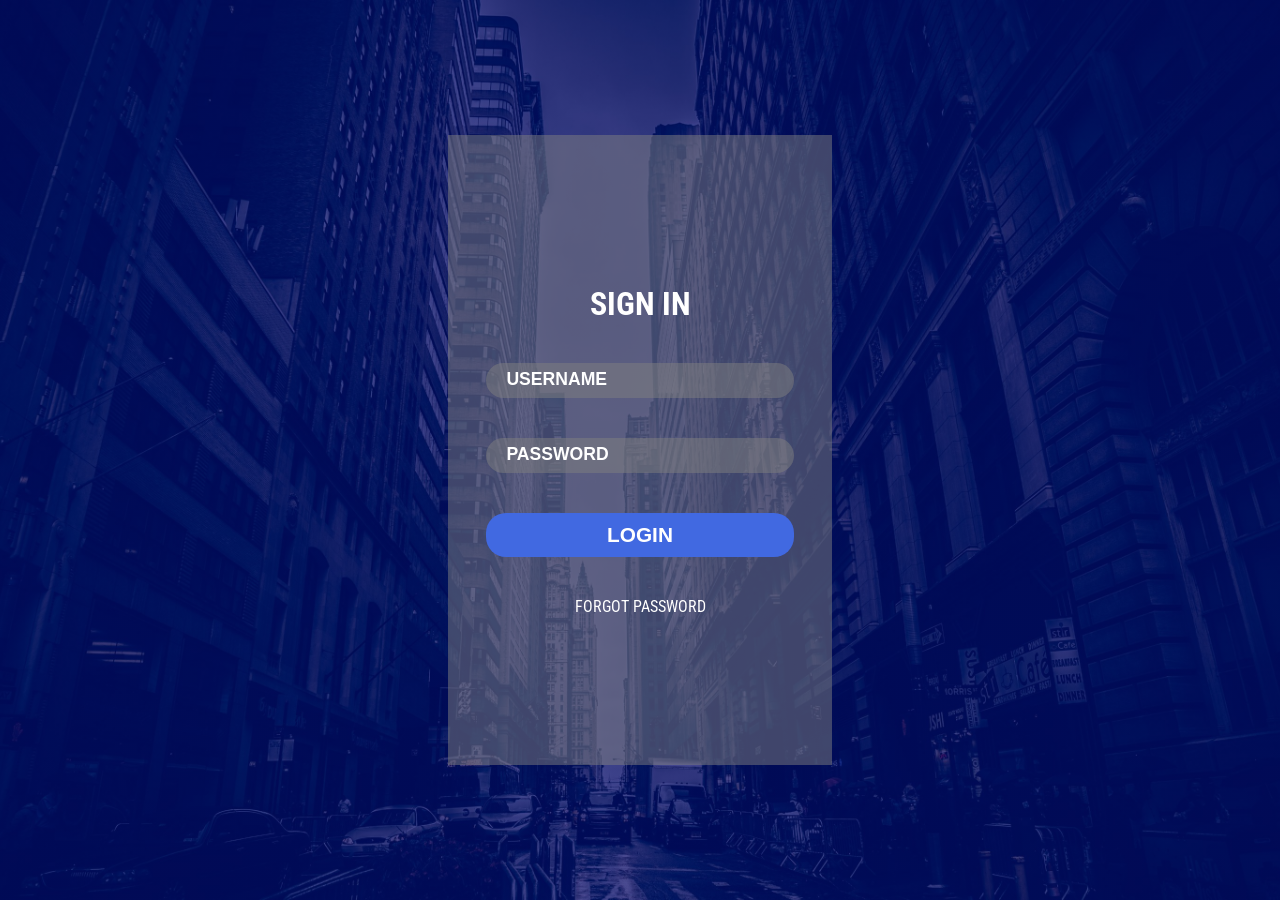
<file: Login/index.html>
<!DOCTYPE html>
<html lang="en">
<head>
    <meta charset="UTF-8">
    <meta http-equiv="X-UA-Compatible" content="IE=edge">
    <meta name="viewport" content="width=device-width, initial-scale=1.0">
    <link rel="stylesheet" href="style.css">
    <title>Document</title>
</head>
<body>
    <div class="container">
        <form>
            <h1>SIGN IN</h1>
            <input type="text" placeholder="USERNAME">
            <input type="password" placeholder="PASSWORD">
            <button>LOGIN</button>
            <a href="">FORGOT PASSWORD</a>
        </form>
    </div>
</body>
</html>
</file>
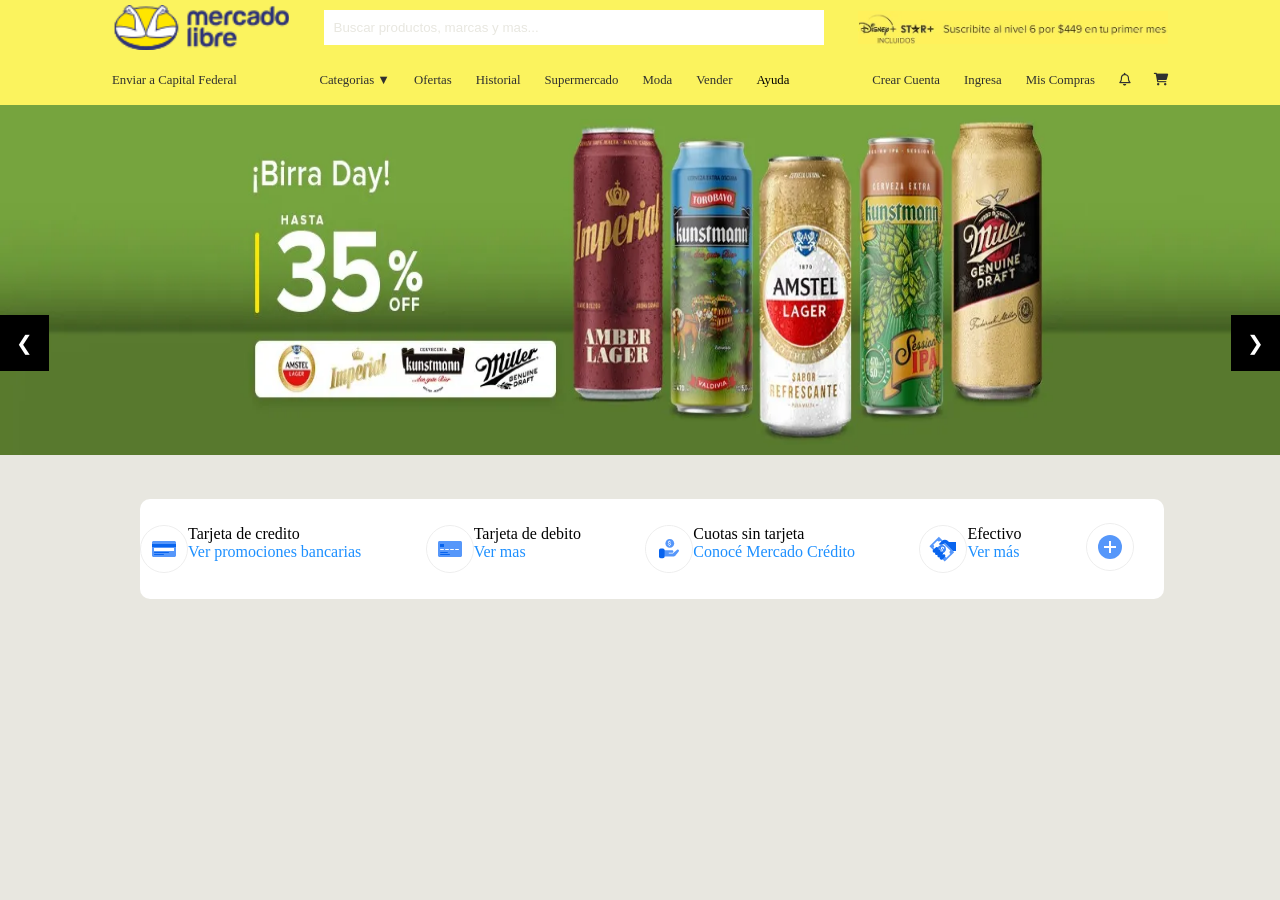
<file: Mercado Libre-Clone/index.html>
<!DOCTYPE html>
<html lang="en">
<head>
    <meta charset="UTF-8">
    <meta http-equiv="X-UA-Compatible" content="IE=edge">
    <meta name="viewport" content="width=device-width, initial-scale=1.0">
    <link rel="stylesheet" href="style.css">
    <link rel="stylesheet" href="https://cdnjs.cloudflare.com/ajax/libs/font-awesome/6.0.0-beta2/css/all.min.css">
    <title>Document</title>
</head>
<body>
    <nav>
        <div class="container">
            <ul class="nav">
                <li><div class="logo"></div></li>
            </ul>
            <ul>
                <li><input type="search" name="" id="" placeholder="Buscar productos, marcas y mas..."></li>
            </ul>
            <ul class="nav">
                <li><div class="logo2"></div></li>
            </ul>
        </div> <p></p>
        <div class="container">
            <ul class="nav">
                <li><a href="">Enviar a Capital Federal</a></li>
            </ul>
            <ul class="nav">
                <li><a href="">Categorias ▼</a>
                    <ul>
                        <li>...</li>
                        <li>...</li>
                        <li>...</li>
                        <li>...</li>
                    </ul>
                </li>
                <li><a href="">Ofertas</a></li>
                <li><a href="">Historial</a></li>
                <li><a href="">Supermercado</a></li>
                <li><a href="">Moda</a></li>
                <li><a href="">Vender</a></li>
                <li><a href=""></a>Ayuda</li>
            </ul>
            <ul class="nav">
                <li><a href="">Crear Cuenta</a></li>
                <li><a href="">Ingresa</a></li>
                <li><a href="">Mis Compras</a></li>
                <li><a href=""><i class="far fa-bell"></i></a></li>
                <li><a href=""><i class="fas fa-shopping-cart"></i></a></li>
            </ul>
        </div>
    </nav>
    <div class="slideshow-container">
        <img id="slides">
        <a class="prev" onclick="prevF()">&#10094;</a>
        <a class="next" onclick="nextF()">&#10095;</a>
    </div>

    <div class="payment-container">
        <div class="card">
            <div class="card-body">
                <img src="img/credit-card.svg" alt="">
                <div class="info">
                    <p>Tarjeta de credito</p>
                    <a href="">Ver promociones bancarias</a>
                </div>
            </div>
        </div>
        <div class="card">
            <div class="card-body">
                <img src="img/debit-card.svg" alt="">
                <div class="info">
                    <p>Tarjeta de debito</p>
                    <a href="">Ver mas</a>
                </div>
            </div>
        </div>
        <div class="card">
            <div class="card-body">
                <img src="img/mercado-creditsv2.svg" alt="">
                <div class="info">
                    <p>Cuotas sin tarjeta</p>
                    <a href="">Conocé Mercado Crédito</a>
                </div>
            </div>
        </div>
        <div class="card">
            <div class="card-body">
                <img src="img/payment-agreement.svg" alt="">
                <div class="info">
                    <p>Efectivo</p>
                    <a href="">Ver más</a>
                </div>
            </div>
        </div>
        <div class="more">
            <img src="img/view-more.svg" alt="">
        </div>
    </div>
    <script src="main.js"></script>
</body>
</html>
</file>
<file: 404/style.css>
*{
    margin: 0;
    padding: 0;
    box-sizing: border-box;
    font-family: 'Nunito Sans', sans-serif;
}

.container{
    display: flex;
}

.container .sidebar{
    height: 100vh;
    background: #2bcf6e;
    display: flex;
    flex-direction: column;
    gap: 15px;
    font-size: 2rem;
    padding: 50px 50px;
}

.container .sidebar a{
    text-decoration: none;
    color: black;
}

.container .error{
    display: flex;
    align-items: center;
}

.container .error img{
    width: 45%;
}

.container .error .info{
    width: 45%;
}

.container .error .info h1{
    font-size: 9rem;
}

.container .error .info h3{
    font-size: 2rem;
}

.container .error .info p{
    padding-bottom: 35px;
}

.container .error .info a{
    border: solid #2bcf6e;
    font-size: 1.5rem;
    padding: 5px 40px;
    border-radius: 25px;
    text-decoration: none;
    color: black;
}
</file>
<file: BookMark/style.css>
@import url('https://fonts.googleapis.com/css2?family=Bitter:wght@200;700&display=swap');
*{
    padding: 0;
    margin: 0;
}

:root{
    --Soft-Blue: hsl(231, 69%, 60%);
    --Soft-Red: hsl(0, 94%, 66%);
    --Grayish-Blue: hsl(229, 8%, 60%);
    --Very-Dark-Blue: hsl(229, 31%, 21%);
}

html{
    font-family: 'Bitter', serif;
    font-size:16px;
}

/* ROman ************ */
nav {
    background-color: white;
    font-size: 0.8rem;
    height: 80px;
    width: 100vw;
    line-height: 40px;
    position: fixed;
    z-index: 10;
}

nav .container{
    display: flex;
    justify-content: space-between;
    align-items: center;
    padding: 17px 60px;
    list-style: none;
}

.nav .logo{
    height: 20px;
    width: 120px;
    background-image: url(images/logo-bookmark.svg);
    background-size: cover;
    background-position: center;
}

nav ul{
    list-style:none;
}

.nav > li {
    float:left;
    padding:0px 30px;
}

nav li a {
    text-decoration:none;
    color: black;
    font-weight: bold;

}

nav .login:hover{
    border: solid var(--Soft-Red) 2px;
    padding: 0.5rem 1rem;
    border-radius: 5px;
    color: var(--Soft-Red);
}

nav li a:hover {
    color: var(--Soft-Red);
}

nav .login{
    border: solid var(--Soft-Red) 2px;
    padding: 0.5rem 1rem;
    border-radius: 5px;
    color: white;
    background-color: var(--Soft-Red);
}

nav .login:hover{
    color: var(--Soft-Red);
    border: solid var(--Soft-Red) 2px;
    background-color: white;
}


.section1{
    display: flex;
    padding: 200px 0 0 0;
    margin: 0px 0 225px 0;
}

.section1 .info{
    width: 35%;
    margin-left: 50px;
}

.section1 .botones{
    margin-top: 50px;
}

.btn{
    color: white;
    text-decoration:none;
    font-weight: bold;
    margin-right: 10px;
    background-color: var(--Soft-Blue);
    padding: 1rem 1rem;
    border-radius: 5px;
}

.btn2{
    color: var(--Very-Dark-Blue);
    font-weight: bold;
    text-decoration:none;
    padding: 1rem 1rem;
    border-radius: 5px;
    background-color: rgb(246, 244, 244);
}

.section1 .btn:hover{
    background-color: white;
    border: solid var(--Soft-Blue) 2px;
    color: var(--Soft-Blue);

}

.section1 .btn2:hover{
    border: solid var(--Very-Dark-Blue) 2px;
    background-color: white;
}

.section1 .derecha{
    box-sizing: border-box;
    margin-bottom: 50px;
}

.section1 .derecha .caja-azul{
    background: var(--Soft-Blue);
    width: 400px;
    height: 300px;
    border-radius: 68px 0px 0px 90px;
    position: absolute;
    right: 0;
}

.section1 .derecha .img{
    background-image: url(images/illustration-hero.svg);
    background-repeat: no-repeat;
    width: 500px;
    height: 320px;
    background-size: contain;
    position: absolute;
    z-index: 4;
    right: 0;
    top: 180px;
}


/* Facundo 2  *********************************************************** */
.section-two{
    display: flex;
    flex-direction: column;
    align-items: center;
    margin: 0 0 170px 0;
}
.section-two .superior{
    text-align: center;
    padding: 20px 0;
}
.section-two .superior .h2{
    font-size:2rem;
}
.section-two .superior p{
    margin:20px 0 0 0;
}
.section-two .inferior{
    display:flex;
    flex-direction: column;
}
.section-two .inferior .sidebar{
    display: flex;
    justify-content: center;
}
.section-two .inferior .sidebar ul{
    display: flex;
    list-style: none;
}
.section-two .inferior .sidebar ul li{
    font-weight: 600;
    font-size: 0.8rem;
}
.section-two .inferior .sidebar ul li a{
    padding: 10px 30px;
}
.section-two .inferior .sidebar ul li .active{
    border-bottom: 2px solid var(--Soft-Red);
    padding-bottom:-2px;
}
.section-two .inferior .contenido{
    display: none;
    margin: 30px 0 0 0;
    width: 100%;
}
.section-two .inferior .contenido .izquierda{
    box-sizing: border-box;
    float: left;width: 50%;
    height: 305px;
    position: relative;
}
.section-two .inferior .contenido .caja-azul{
    background: var(--Soft-Blue);
    width: 636px;
    height: 263px;
    border-radius: 0 68px 90px 0;
    position: relative;
    z-index: 2;
    top: 70px;
    right: 251px;
    /* left: -182px; */
}
.section-two .inferior .contenido .img{
    background-repeat: no-repeat;
    width: 427px;
    height: 299px;
    background-size: contain;
    position: absolute;
    /* left: 57px; */
    right: -13px;
    z-index: 4;
}
.section-two .inferior .contenido .img1{
    background-image: url(images/illustration-features-tab-1.svg);
}
.section-two .inferior .contenido .img2{
    background-image: url(images/illustration-features-tab-2.svg)
}
.section-two .inferior .contenido .img3{
    background-image: url(images/illustration-features-tab-3.svg)
}
.section-two .inferior .contenido .info{
    box-sizing: border-box;
    width: 50%;float: right;
    padding: 30px 51px 0px 66px;
}
.section-two .inferior .contenido .info h2{}
.section-two .inferior .contenido .info p{
    padding: 20px 0 0 0;
    width: 370px;
}
.section-two .inferior .contenido .info button{
    margin: 20px 0 0 0;
    margin-top: 10px;
    border-radius: 4px;
    box-sizing: border-box;
    background-color: var(--Soft-Blue);
    font-size: 10px;
    color: whitesmoke;
    height: 30px;
    border: none;
    width: 74px;
}


/* Guille 3 *******************************/
.section-3{
    margin: 20px 0 55px 0;
}
.cards {
    width: 80rem;
    display: flex;
    justify-content: space-evenly;
    text-align: center;
  }
  .top {
    text-align: center;
    margin: 40px 0 40px 0;
    line-height: 30px;
  }
  
  p {
    color: rgb(165, 164, 164);
  }
  
  h5 {
    margin: 20px 0 5px 0;
  }
  
  .img1 {
    height: 70px;
    padding: 30px 0 0 5px;
  }
  
  .chrome {
    margin-top: 30px;
    height: 250px;
    width: 220px;
    border-radius: 5%;
    background: #fafbfc;
    box-shadow: 0px 5px 50px 5px #b5b9bc;
  }
  
  .firefox {
    margin-top: 60px;
    height: 250px;
    width: 220px;
    border-radius: 5%;
    background: #fafbfc;
    box-shadow: 0px 5px 50px 5px #b5b9bc;
  }
  
  .opera {
    margin-top: 90px;
    height: 250px;
    width: 220px;
    border-radius: 5%;
    background: #fafbfc;
    box-shadow: 0px 5px 50px 5px #b5b9bc;
  }
  
  .add {
    margin-top: 10px;
    border-radius: 4px;
    border: none;
    box-sizing: border-box;
    background-color: var(--Soft-Blue);
    height: 36px;
    width: 180px;
    font-size: 10px;
    color: whitesmoke;
  }
  
  .dottedLine {
    margin-top: 10px;
  }
  .add:hover{
    background-color: white;
    border: 2px solid var(--Soft-Blue);
    color: black;
  }
</file>
<file: Card-Flex-Four/style.css>
*{
    margin: 0;
    padding: 0;
    box-sizing: border-box;
}

.cards-container{
    padding-top: 50px;
    display: flex;
    justify-content: center;
    flex-wrap: wrap;
    gap: 50px;
}

.cards-container .card{
    width: 25%;
    height: 550px;
    background: linear-gradient(138deg, rgba(105,175,245,1) 0%, rgba(158,109,231,1) 54%, rgba(237,10,211,1) 100%);
    color: white;
    border-radius: 25px;
    display: flex;
    flex-direction: column;
    align-items: center;
    gap: 30px;
    padding-top: 35px;
}


.cards-container .card .icon{
    background: linear-gradient(138deg, rgba(105,175,245,1) 0%, rgba(158,109,231,1) 54%, rgba(237,10,211,1) 100%);
    box-shadow: 0px 9px 22px -12px rgb(0 0 0);
    width: 85px;
    height: 85px;
    font-size: 3rem;
    border-radius: 50%;
    display: flex;
    justify-content: center;
    align-items: center;
}

.cards-container .card h2{
    font-weight: normal;
}

.cards-container .card h4{
    font-size: 4rem;
    font-weight: normal;
}

.cards-container .card .info{
    display: flex;
    flex-direction: column;
    align-items: center;
    gap: 15px;
}

.cards-container .card button{
    width: 85%;
    border: none;
    padding: 8px 0px;
    border-radius: 10px;
    font-weight: bold;
    cursor: pointer;
}

.cards-container .cardtwo{
    background: linear-gradient(-45deg, #ffec61, #f321d7);
}
    
.cards-container .cardtwo .icontwo{
    transform: rotate(-45deg);
    background: linear-gradient(348deg, #ffec61, #f321d7);
}

.cards-container .cardthree{
    background: linear-gradient(120deg, #27fa77, #9456f9);
}

.cards-container .cardthree .iconthree{
    background: linear-gradient(120deg, #27fa77, #9456f9);
}
</file>
<file: Card-Flex-One/style.css>
*{
    margin: 0;
    padding: 0;
    box-sizing: border-box;
}

body{
    background-color: #000000;
    background-image: url("data:image/svg+xml,%3Csvg width='42' height='44' viewBox='0 0 42 44' xmlns='http://www.w3.org/2000/svg'%3E%3Cg id='Page-1' fill='none' fill-rule='evenodd'%3E%3Cg id='brick-wall' fill='%23ffffff' fill-opacity='0.4'%3E%3Cpath d='M0 0h42v44H0V0zm1 1h40v20H1V1zM0 23h20v20H0V23zm22 0h20v20H22V23z'/%3E%3C/g%3E%3C/g%3E%3C/svg%3E");
}

.cards-container{
    display: flex;
    justify-content: center;
    flex-wrap: wrap;
    gap: 30px;
    margin: 50px;
}

.cards-container .card{
    width: 200px;
    height: 250px;
    background: white;
    display: flex;
    flex-direction: column;
    justify-content: center;
    align-items: center;
    text-align: center;
    gap: 20px;
}

.cards-container .card .photo{
    width: 120px;
    height: 120px;
    border-radius: 150px;
    background-image: url(img/Donald_Trump.jpg);
    background-size: cover;
    background-position: center;
}

.cards-container .card .info{
    margin-bottom: 10px;
}

.cards-container .card .social-media{
    background: blue;
    color: white;
    width: 100%;
}

.cards-container .card .social-media .fab{
    padding: 10px;
}
</file>
<file: Card-Flex-Three/style.css>
@import url('https://fonts.googleapis.com/css2?family=Dancing+Script&family=Farsan&family=Old+Standard+TT&display=swap');

*{
    margin: 0;
    padding: 0;
    box-sizing: border-box;
}

body{
    background-color: #000000;
    background-image: url("data:image/svg+xml,%3Csvg width='42' height='44' viewBox='0 0 42 44' xmlns='http://www.w3.org/2000/svg'%3E%3Cg id='Page-1' fill='none' fill-rule='evenodd'%3E%3Cg id='brick-wall' fill='%23ffffff' fill-opacity='0.4'%3E%3Cpath d='M0 0h42v44H0V0zm1 1h40v20H1V1zM0 23h20v20H0V23zm22 0h20v20H22V23z'/%3E%3C/g%3E%3C/g%3E%3C/svg%3E");
}

.container{
    display: flex;
    margin: 0 auto;
    background: white;
    width: 65%;
    margin-top: 30px;
}

.container img{
    width: 50%;
}

.container .info{
    margin: 30px;
    display: flex;
    flex-direction: column;
    gap: 35px;
}

.container .info .title span{
    font-family: 'Dancing Script', cursive;
    background: salmon;
    color: white;
    padding: 5px 5px;
    border-radius: 10px;
    font-size: 0.9rem;
}

.container .info .title .stars{
    color: yellow;
}

.container .info p{
    text-align: center;
    font-size: 1.2rem;
    color: gray;
}

.container .info .price{
    display: flex;
    justify-content: center;
    color: white;
}

.container .info .price span{
    font-family: 'Dancing Script', cursive;
    background: black;
    padding: 15px 15px;
    border-top-left-radius: 10px;
    border-end-start-radius: 10px;
}

.container .info .price button{
    font-weight: bold;
    font-family: 'Dancing Script', cursive;
    border: none;
    background: limegreen;
    padding: 16px 24px;
    border-top-right-radius: 10px;
    border-bottom-right-radius: 10px;
    color: white;
}
</file>
<file: Card-Flex-Two/style.css>
*{
    margin: 0;
    padding: 0;
    box-sizing: border-box;
}

body{
    background-color: #000000;
    background-image: url("data:image/svg+xml,%3Csvg width='42' height='44' viewBox='0 0 42 44' xmlns='http://www.w3.org/2000/svg'%3E%3Cg id='Page-1' fill='none' fill-rule='evenodd'%3E%3Cg id='brick-wall' fill='%23ffffff' fill-opacity='0.4'%3E%3Cpath d='M0 0h42v44H0V0zm1 1h40v20H1V1zM0 23h20v20H0V23zm22 0h20v20H22V23z'/%3E%3C/g%3E%3C/g%3E%3C/svg%3E");
}

.container{
    background: white;
    width: 50%;
    margin: 0 auto;
    border-radius: 10px;
    overflow: hidden;
    margin-top: 30px;
}

.container .info{
    float: right;
    width: 48%;
    margin-top: 40px;
    display: flex;
    flex-direction: column;
    gap: 50px;
}

.container .info .title h5{
    color: gray;
    font-weight: normal;
    letter-spacing: 2px;
}

.container .info p{
    font-size: 1.2rem;
    width: 93%;
    color: gray;
}

.container .info .price{
    font-size: 2.5rem;
    display: flex;
    align-items: end;
    gap: 25px;
}

.container .info .price button{
    border-radius: 50px;
    margin-top: 25px;
    background: rgb(156, 235, 213);
    color: white;
    border: none;
    padding: 16px 45px;
}
</file>
<file: Card-Music-Two/style.css>
*{
    margin: 0;
    padding: 0;
    box-sizing: border-box;
}

:root{
    --bg-color: #eef3f7;
    --main-color:#acb9c8;
    --dark-color:#7d839a;
    --light-color:#d5dbeb;
}
  


.container{
    margin: auto;
    border-radius: 20px;
    background-color: var(--bg-color);
    box-shadow:  33px 33px 66px #bebebe,-33px -33px 66px #ffffff;
    height: 500px;
    width: 420px;
}

img{
    position: relative;
    background-size: cover;
    height: 300px;
    width: 300px;
    transform: translate(-40px, 40px);
    border-radius: 20px;
}


.controls{
    position: relative;
    display: flex;
    flex-direction: column;
    float: right;
    padding: 45px 20px;
    align-items: center;
    color: var(--dark-color);
}

i{
    padding-bottom: 30px;
}

#play{
    color: #fff;
}

#play:hover{
    cursor: pointer;
}

#like:hover{
    cursor: pointer;
}

.info{
    padding: 60px 0px 0px 30px;
}

.autor{
    font-weight: bolder;
    color:var(--dark-color);
    padding-bottom: 10px;
}

.song{
    color:var(--light-color);
}

.song-duration{
    padding: 15px 0px 0px 0px;
    display: flex;
    flex-direction: column;
}

.song-duration p{
    color:var(--light-color);
}
  
.song-duration hr{
    border: 3px solid var(--dark-color);
    border-radius: 5px;
    margin-right: -90px;
    color:var(--light-color);
}

.initial{
    padding-left: 325px;
}
</file>
<file: Card-Music/style.css>
*{
    padding: 0;
    margin: 0;
    box-sizing: border-box;
}

html{
    font-family: Arial, Helvetica, sans-serif;
}

body{
    background-image: url(img/pattern-background-desktop.svg);
    background-size: cover;
    background-repeat: no-repeat;
}

.container{
    background: white;
    display: flex;
    flex-direction: column;
    width: 30%;
    margin: auto;
    margin-top: 50px;
    border-radius: 20px;
    overflow: hidden;
    box-shadow: 0 0 50px rgba(0, 0, 0, 0.315);
}

.container .info{
    display: flex;
    flex-direction: column;
    align-items: center;
    text-align: center;
    gap: 25px;
    padding-top: 25px;
    height: 350px;
}

.container .info p{
    width: 90%;
}

.container .info .plan {
    display: flex;
    align-items: center;
    gap: 100px;
    background-color:rgb(223, 219, 219);
    padding: 10px 30px;
    border-radius: 10px;
}

.container .info .plan a{
    color: rgb(19, 56, 117);
    font-weight: bold;
}

.container .info .plan .info-plan{
    display: flex;
    align-items: center;
    gap: 10px;
}

.container .info .plan .info-plan p{
    padding-top: 5px;
}

.container .info .plan .info-plan .fa-music{
    background-color:rgb(101, 151, 233);
    width: 40px;
    height: 40px;
    border-radius: 50%;
    line-height: 40px;
}

.container .info .plan .info-plan .price{
    text-align: left;
}

.container .info button{
    background-color: rgb(101, 151, 233);
    color: white;
    border: none;
    padding: 10px 50px;
    cursor: pointer;
    border-radius: 7px;
}

.container .info .btn-cancel{
    text-decoration: none;
    color: black;
    font-weight: bold;
}
</file>
<file: Feedback-Mentor/style.css>
@import url('https://fonts.googleapis.com/css2?family=Jost:wght@400;500;600;700;800;900&display=swap');

html {
    margin: 0;
    padding: 0;
    height: 100%;
    width: 100%;
    min-height: 100%;
} 

* {
    font-family: 'Jost', sans-serif;
    box-sizing: border-box;
    padding: 0;
    margin: 0;
}

body{
    background-color: #f0f0f0;
}

:root{
    --blue:#3f4174;
    --purple:#b53fd1;
    --likes:#f0f5fb;
    --titles:#707387;
    --text:#b1b4bc;

}

main{
    display: flex;
    justify-content: space-evenly;
    flex-wrap: wrap;
    padding: 100px;
}
  

.cards-container {
    display: flex;
    flex-direction: column;
}


.cards-container .card1{
    margin: 0px 0px 20px 0px;
    padding: 15px 20px;
    background-image: url(img/bg.png);
    color: white;
    border-radius: 10px;
    height: 100px;
}

.cards-container .card1 .info{
    padding: 25px 0px 0px 0px;
    font-size: 0.8rem;
}

.cards-container .card1 #hamburger{
    display:none;
    border: none;
    background: none;
    color: white;
    font-size: 1.5rem;
}

.cards-container .card2{
    background-color: white;
    width: 187px;
    margin: 0px 0px 20px 0px;
    height: 130px;
    padding: 5px 15px;
    border-radius: 10px;
}

.cards-container .card2 button{
    background: var(--likes);
    padding: 5px 10px;
    border-radius: 9px;
    color: var(--blue);
    font-weight: bold;
    border: none;
    margin-top: 8px;
}

.cards-container .card2 .active{
    background-color: var(--blue);
    color: var(--text);
}

.cards-container .card3{
    display: flex;
    justify-content: space-between;
    background-color: white;
    width: 187px;
    height: 115px;
    margin: 0px 0px 20px 0px;
    padding: 15px 20px;
    border-radius: 10px;
}

.cards-container .col1 .orange{
    color: orangered;
}

.cards-container .col1 .purple{
    color: purple;
}

.cards-container .col1 .green{
    color: green;
}

.cards-container .card3 .col2{
    text-align: right;
}

.cards-container .card3 .col2 a{
    color: var(--blue);
}



.main{
    display: flex;
    flex-direction: column;
}

.nav {
    display: flex;
    align-items: center;
    padding: 8px 20px;
    color: #fff;
    border-radius: 7px;
    background: var(--blue);
    justify-content: space-between;
}

.nav .nav-content {
    align-items: center;
    display: flex;
}

.nav-content h4{
    padding: 0px 0px 0px 10px;
}

.nav-content p{
    padding: 0px 10px 0px 60px;
    color: grey;
}

.nav button{
    background: var(--purple);
    border: none;
    color: #fff;
    border-radius: 10px;
    padding: 10px 25px;
}

.container-comments .comment{
    background-color: white;
    display: flex;
    justify-content: space-around;
    align-items: center;
    height: 140px;
    border-radius: 10px;
    width: 700px;
    margin-top: 30px;
}


.comment .like{
    display: flex;
    align-items: center;
    flex-direction: column;
    background-color: var(--likes);
    height: 40px;
    width: 30px;
    font-size: 0.8rem;
    border-radius: 10px;
    line-height: 30px;
    padding-top: 9px;
}

.comment .info{
    margin-left: -90px;
}

.comment .info h4{
    color: var(--blue)
}

.comment .info button{
    background: var(--likes);
    padding: 5px 10px;
    border-radius: 9px;
    color: var(--blue);
    font-weight: bold;
    border: none;
}


.comment .info p{
    color: var(--text)
}

.comment .like i{
    margin-bottom: -10px;
}

.comment .answer .fas{
    color: var(--likes);
}

.comment .answer span{
    color: var(--titles);
    font-weight: bold;
}

a{
    color: black;
    text-decoration: none;
  }

@media screen and (max-width: 1150px){
    main{
        padding: 30px;
    }
    .cards-container {
        display: flex;
        flex-direction: row;
    }
    
    .cards-container .card1{
        width: 220px;
        height: 150px;
    }

    .cards-container .card1 .info{
        padding: 50px 0px 0px 0px;
    }

    

    .cards-container .card2{
        width: 220px;
        margin: 0px 20px 0px 15px;
        height: 150px;
    }
    .cards-container .card3{
        width: 220px;
        height: 150px
    }
}

@media screen and (max-width: 750px){
    main{
        padding: 0px;
    }
    
    .cards-container{
        margin: 0px 0px -20px 0px;
        width: 100vw;        
    }

    .cards-container .card1{
        border-radius: 0px;
        background-repeat: repeat;
        background-size: cover;
        height: 70px;
        width: 100vw;
    }

    .cards-container .card1 .info{
        padding: 0px 0px 0px 0px;
    }

    .cards-container .card1 #hamburger{
        display: block;
        float: right;
        margin-top: -35px;
    }

    .cards-container .card2{
        display: none;
        position: absolute;
        top: 70px;
        right: -20px;
        border-radius: 0px;
    }
    .cards-container .card3{
        display: none;
        position: absolute;
        top: 220px;
        right: 0px;
        border-radius: 0px;
    }

    .cards-container .card3 .col2{
        margin: -93px 0px 0px 0px;
    }

    .nav {
        border-radius: 0px;
        width: 100vw;
    }
    
    .nav-content p{
        margin: 0px 0px 0px -65px;
        color: white;
    }

    .nav-content h4{
        display: none;
    }

    .nav-content .fa-lightbulb{
        display: none;
    }

    .container-comments{
        display: flex;
        justify-content: center;
        flex-direction: column;
        align-items: center;
    }

    .container-comments .comment{
        width: 600px;
    }

    .container-comments .comment .info{
        margin-left: -30px;
        font-size: 0.9rem;
    }
}
</file>
<file: Heartcore-Clone/style.css>
*{
    margin: 0;
    padding: 0;
    box-sizing: border-box;
}

:root{
    --blue:#314571;
    --gray:#e6e7d9;
    --salmon:#fcb984;
    --salmon2:#f8e19d;
    --sky:#8cb7e0;
    --sky2:#a7d6d0;
}

nav {
    background-color: white;
    font-size: 0.8rem;
    height: 80px;
    line-height: 40px;
}

.container{
    display: flex;
    justify-content: space-between;
    align-items: center;
    padding: 17px 60px;
    list-style: none;
}


.logo{
    height: 45px;
    width: 45px;
    background-image: url(img/top-logo.svg);
    background-size: cover;
}

ul{
    list-style:none;
}

.nav > li {
    float:left;
    padding:0px 12px;
}

.nav button{
    border: none;
    background: none;
    cursor: pointer;
    padding-left: 10px;
}

li a {
    text-decoration:none;
    color: black;
}

.menu{
    display: none;
    margin-top: -50px;
}

.menu-links{
    display: flex;
    align-items: center;
    flex-direction: column;
}
.menu-links a{
    color: black;
    text-decoration: none;
    padding-top: 25px;
    font-size: 2rem;
}

.menu .social-media{
    padding-top: 150px;
    padding-left: 65px;
    font-size: 1.5rem;
    color: gray;
}

.menu .social-media i{
    padding-left: 25px;
}

main{
    text-align: center;
    width: 90%;
    margin: auto;
    padding-bottom: 80px;
}

main .title{
    padding: 100px 0px 100px 0px;
    font-size: 2.5rem;
}

main .title p{
    color: gray;
    font-size: 1.7rem;
}

main .img-container {
    display: grid;
    grid-template-columns: 1.7fr 0.2fr 1.1fr 1fr;
    grid-template-rows: 0.6fr 1.4fr 1fr 1fr;
    grid-auto-columns: 1fr;
    gap: 20px 20px;
    grid-auto-flow: row;
    grid-template-areas: 
        "img1 img1 img2 img2"
        "img3 img3 img2 img2"
        "img3 img3 img4 img4"
        "img5 img6 img6 img6";
}


main .img-container .img1{
    grid-area: img1;
    background-color: var(--blue);
    width: 100%;
    display: flex;
    align-items: end;
    color: white;
    justify-content: center;
    text-align: left;
    border-radius: 10px;
    height: 250px;
}

main .img-container .img1 img{
    width: 50%;
}

main .img-container .img1 .info{
    margin: 0px 0px 30px 0px;
}

main .img-container .img2{
    grid-area: img2;
    background-color: var(--gray);
    width: 100%;
    display: flex;
    flex-direction: column;
    text-align: left;
    border-radius: 10px;
}

main .img-container .img2 img{
    margin-left: 161px;
    width: 70%;
}

main .img-container .img2 .info{
    margin: -30px 0px 0px 26px;
    width: 58%;
    color: gray;
}

main .img-container .img3{
    grid-area: img3;
    background-color: var(--salmon);
    display: flex;
    flex-direction: column;
    width: 100%;
    text-align: left;
    align-items: end;
    border-radius: 10px;
}

main .img-container .img3 img{
    width: 85%;
}

main .img-container .img3 .info{
    margin: -15px 140px 0px 0px;
    width: 66%;
    color: brown;
}

main .img-container .img4{
    grid-area: img4;
    background-color: var(--salmon2);
    width: 100%;
    display: flex;
    align-items: end;
    text-align: left;
    border-radius: 10px;
}

main .img-container .img4 img{
    width: 50%;
}

main .img-container .img4 .info{
    margin: 0px 0px 30px 20px;
    color: goldenrod;
}

main .img-container .img5{
    grid-area: img5;
    background-color: var(--sky);
    width: 100%;
    display: flex;
    align-items: end;
    text-align: left;
    border-radius: 10px;
    height: 65%;
}

main .img-container .img5 img{
    width: 65%;
    margin-left: -85px;
}

main .img-container .img5 .info{
    margin: 0px 0px 25px 15px;
    color: darkslateblue;
}

main .img-container .img6{
    grid-area: img6;
    background-color: var(--sky2);
    width: 100%;
    display: flex;
    align-items: end;
    text-align: left;
    border-radius: 10px;
    height: 65%;
}

main .img-container .img6 img{
    width: 45%;
}

main .img-container .img6 .info{
    margin: 0px 0px 25px 15px;
    color: cadetblue;
}


footer{
    align-items: center;
    display: flex;
    background-color: var(--gray);
    height: 300px;
    padding: 0px 70px 0px 70px;
}


footer .col1 .logo2{
    height: 8px;
    width: 100px;
    background-image: url(img/buttom-logo.svg);
    background-size: cover;
}


footer .col1 p{
    color:gray;
    font-size: 1.8rem;
    width: 55%;
    padding: 30px 0px 30px 0px;
}

footer .col1 .contact{
    display: flex;
    justify-content: space-between;
}

footer .col1 .contact  a{
    text-decoration: none;
    color: black;
    margin-right: 360px;
}
footer .contact .social-media .fab{
    padding-right: 15px;
}


footer .col2 h5{
    color: orangered;
}

footer .col2 .sub-col{
    display: flex;
    justify-content: space-between;
    padding: 30px 0px 20px 0px;
}

footer .col2 .sub-col a{
    padding-bottom: 15px;
    text-decoration: none;
    font-weight: bold;
    color: black;
}

footer .col2 .sub-col .col1{
    display: flex;
    flex-direction: column;
}

footer .col2 .sub-col .col2{
    display: flex;
    flex-direction: column;
}

footer .col2 .sub-col .col3{
    display: flex;
    flex-direction: column;
}

footer .col2 .extras{
    color: black;
    text-decoration: none;
    display: flex;
    justify-content: space-between;
}
footer .col2 .extras a{
    color: black;
    text-decoration: none;
}

footer .col2 .extras .extra1{
    width: 30%;
    display: inline-block;;
}

footer .col2 .extras .extra2{
    width: 15%;
    display: inline-block;
}

footer .col2 .extras .extra3{
    width: 20%;
    display: inline-block;
}

footer .col2 .extras .extra4{
    width: 25%;
    display: inline-block;
}

@media screen and (max-width: 1170px){
    main .img-container {
        display: flex;
        justify-content: center;
        align-items: center;
        align-content: center;
        flex-direction: column;
    }

    main .img-container .img1{
        width: 100%;
        justify-content: space-around;
    }

    main .img-container .img1 img{
        width: 29%;
    }

    main .img-container .img1 .info{
        margin: 0px 400px 30px 0px;
    }

    main .img-container .img2{
        width: 100%;
        height: 250px;
    }
    
    main .img-container .img2 img{
        width: 14%;
        align-self: end;
    }
    
    main .img-container .img2 .info{
        margin: -80px 0px 0px 17px;
        width: 34%;
    }
    
    main .img-container .img3{
        width: 100%;
        height: 250px;
    }
    
    main .img-container .img3 img{
        width: 13%;
    }
    
    main .img-container .img3 .info{
        margin: -95px 0px 0px 20px;
        width: 31%;
        align-self: flex-start;
    }
    
    main .img-container .img4{
        width: 100%;
        height: 250px;
        justify-content: space-between;
    }
    
    main .img-container .img4 img{
        width: 20%;
    }
    
    main .img-container .img4 .info{
        margin: 0px 0px 15px 25px;
        width: 25%;
    }
    
    main .img-container .img5{
        width: 100%;
        height: 250px;
        justify-content: space-between;
    }
    
    main .img-container .img5 img{
        width: 30%;
    }
    
    
    main .img-container .img6{
        width: 100%;
        height: 250px;
        justify-content: space-between;
    }


    main .img-container .img6 img{
        width: 30%;
    }


    main .img-container .img6 .info{
        width: 36%;
    }
    
}

@media screen and (max-width: 900px){
    footer{
        flex-direction: column;
        align-items: flex-start;
        padding: 0px 0px 0px 20px;
        height: 450px;
    }

    footer .col1 p{
        display: none;
    }

    footer .col2 h5{
        padding-top: 50px;
    }

    footer .col2 .sub-col{
        display: block;
    }

    footer .col2 .sub-col .col1{
        flex-direction: row;
        gap: 100px;
    }
    
    footer .col2 .sub-col .col2{
        flex-direction: row;
        gap: 110px;
    }
    
    footer .col2 .sub-col .col3{
        flex-direction: row;
        gap: 80px;
    }

    footer .col1 .contact{
        position: absolute;
        display: block;
        transform: translate(0px, 350px);
    }
    
    footer .col1 .contact  a{
        margin-right: 0px;
    }

    footer .contact .social-media{
        padding-bottom: 25px;
    }

    footer .col2 .extras{
        flex-direction: column;
    }

    footer .col2 .extras a{
        padding-bottom: 15px;
    }

    footer .col2 .extras .extra1{
        width: 100%;
    }
    
    footer .col2 .extras .extra2{
        width: 100%;
    }
    
    footer .col2 .extras .extra3{
        width: 100%;
    }
    
    footer .col2 .extras .extra4{
        width: 100%;
    }
}
</file>
<file: Landing-Shop/style.css>
*{
    margin: 0;
    padding: 0;
    box-sizing: border-box;
}

body{
    background-color: #101827;
}

.nav{
    display: flex;
    justify-content: space-between;
    padding-top: 15px;
    padding-bottom: 15px;
    margin-left: 10px;
}

.nav h1{
    color: white;
}

.nav button{
    margin-right: 10px;
    border: none;
    background: deepskyblue;
    color: white;
    padding: 0px 20px;
    border-radius: 7px;
    cursor: pointer;
}

input{
    border: none;
    width: 27%;
    padding: 7px 0px;
    margin-left: 10px;
    border-radius: 5px;
    background-color: rgb(29, 40, 60);
}

.cards-container{
    display: flex;
    flex-wrap: wrap;
    gap: 15px;
    padding-top: 50px;
    margin-left: 10px;
}

.cards-container .card{
    width: 25%;
    height: 360px;
    background-color: rgb(29, 40, 60);
    text-align: center;
    color: white;
    border-radius: 10px;
}

.cards-container .card img{
    width: 95%;
    height: 175px;
    padding-top: 5px;
    border-radius: 10px;
}

.cards-container .card h2{
    padding-left: 5px;
    text-align: initial;
}

.cards-container .card .cols{
    padding: 0px 5px 0px 5px;
    display: flex;
    justify-content: space-between;
}

.cards-container .card .cols p{
    padding: 10px 0px 0px 0px;
}

.cards-container .card .cols .col1{
    text-align: initial;
    color: gray;
}

.cards-container .card .cols .col2{
    text-align: right;
} 

.cards-container .card .cols .col2 .active{
    padding: 0px 5px 0px 0px;
    color: rgb(173, 255, 47);
    background-color: rgba(173, 255, 47, 0.1);
    border-radius: 5px;
    margin-top: 10px;
}

.cards-container .card .cols .col2 .disabled{
    padding: 0px 5px;
    color:rgb(102, 136, 195);
    background-color: rgb(102, 136, 195, 0.1);
    border-radius: 5px;
    margin-top: 10px;
}

@media screen and (max-width: 600px){
    
    .cards-container{
        margin-left: 0px;
        justify-content: center;
    }

    .cards-container .card{
        width: 90%;
    }

    input{
        width: 100%;
        margin-left: 0px;

    }
}
</file>
<file: Login/style.css>
@import url('https://fonts.googleapis.com/css?family=Roboto+Condensed:700');

html{
    font-family: 'Roboto Condensed';
}

*{
    margin: 0;
    padding: 0;
    box-sizing: border-box;
}

.container{
    height: 100vh;
    background-image: linear-gradient(
      rgba(0, 2, 100, 0.7), 
      rgba(0, 2, 100, 0.7)
    ),
    url(img/737-2880x1920.jpg);
    background-position: center;
    background-size: cover;
    display: flex;
    justify-content: center;
    align-items: center;
}

.container form{
    width: 30%;
    height: 70%;
    background: rgba(128, 128, 128,0.5);
    display: flex;
    flex-direction: column;
    align-items: center;
    gap: 40px;
    justify-content: center;
    color: white;
}


.container form input{
    border: none;
    padding: 10px 10px;
    border-radius: 20px;
    width: 80%;
    background: rgba(128, 128, 128,0.5);
    color: white;
}

.container form input::placeholder{
    color: white;
    padding-left: 10px;
    font-size: 1.1rem;
    font-weight: bold;
}

.container form button{
    border: none;
    padding: 10px 10px;
    border-radius: 20px;
    width: 80%;
    background: royalblue;
    font-size: 1.3rem;
    color: white;
    font-weight: bold;
    cursor: pointer;
}

.container form a{
    color: white;
    text-decoration: none;
}
</file>
<file: Mercado Libre-Clone/style.css>
*{
    margin: 0;
    padding: 0;
    box-sizing: border-box;
}

:root{
    --yellow: #fbf35e;
    --background: #e8e7e0;
    --fontColor: #30312f;
}

body{
    background-color: var(--background);
}

nav {
    background-color: var(--yellow);
    font-size: 0.8rem;
    height: 80px;
    width: 100vw;
    line-height: 40px;
    position: fixed;
}

.container{
    display: flex;
    justify-content: space-between;
    align-items: center;
    padding: 5px 100px;
    list-style: none;
    background-color: var(--yellow);
}


.logo{
    height: 45px;
    width: 177px;
    background-image: url(img/logo__large_plus.png);
    background-size: cover;
}

.logo2{
    height: 33px;
    width: 310px;
    background-image: url(img/disney.webp);
    background-size: cover;
}

ul{
    list-style:none;
}

.nav > li {
    float:left;
    padding:0px 12px;
}

.nav li ul {
    display:none;
    position:absolute;
    width:180px;
    background-color: var(--fontColor);
    color: var(--background);
}

.nav li:hover > ul {
    display:block;
}

.nav li ul li {
    position:relative;
}

li a {
    text-decoration:none;
    color: var(--fontColor);
}

li input{
    height: 35px;
    width: 500px;
    border: none;
}


li input::placeholder {
    padding-left: 10px;
    color: #e8e7e0;
}


.slideshow-container {
    padding: 105px 0px 0px 0px;
}

.slideshow-container img{
    width:100%;
    height: 350px;
}

.slideshow-container .prev {
    left: 0;
    cursor: pointer;
    position: absolute;
    top: 35%;
    padding: 16px;
    color: white;
    font-size: 20px;
    background-color: black;
}

  
.slideshow-container .next {
    cursor: pointer;
    position: absolute;
    top: 35%;
    padding: 16px;
    color: white;
    font-size: 20px;
    background-color: black;
    right: 0;
}

.payment-container{
    display: flex;
    justify-content: space-between;
    align-items: center;
    background-color: white;
    width: 80%;
    margin: 40px 0px 0px 140px;
    height: 100px;
    border-radius: 10px;
}

.card-body img{
    float: left;
}

.card-body .info{
    float: right;
}

.card-body .info a{
    color: dodgerblue;
    text-decoration: none;
}

.more img{
    margin: 0px 30px 0px 0px;
}
</file>
